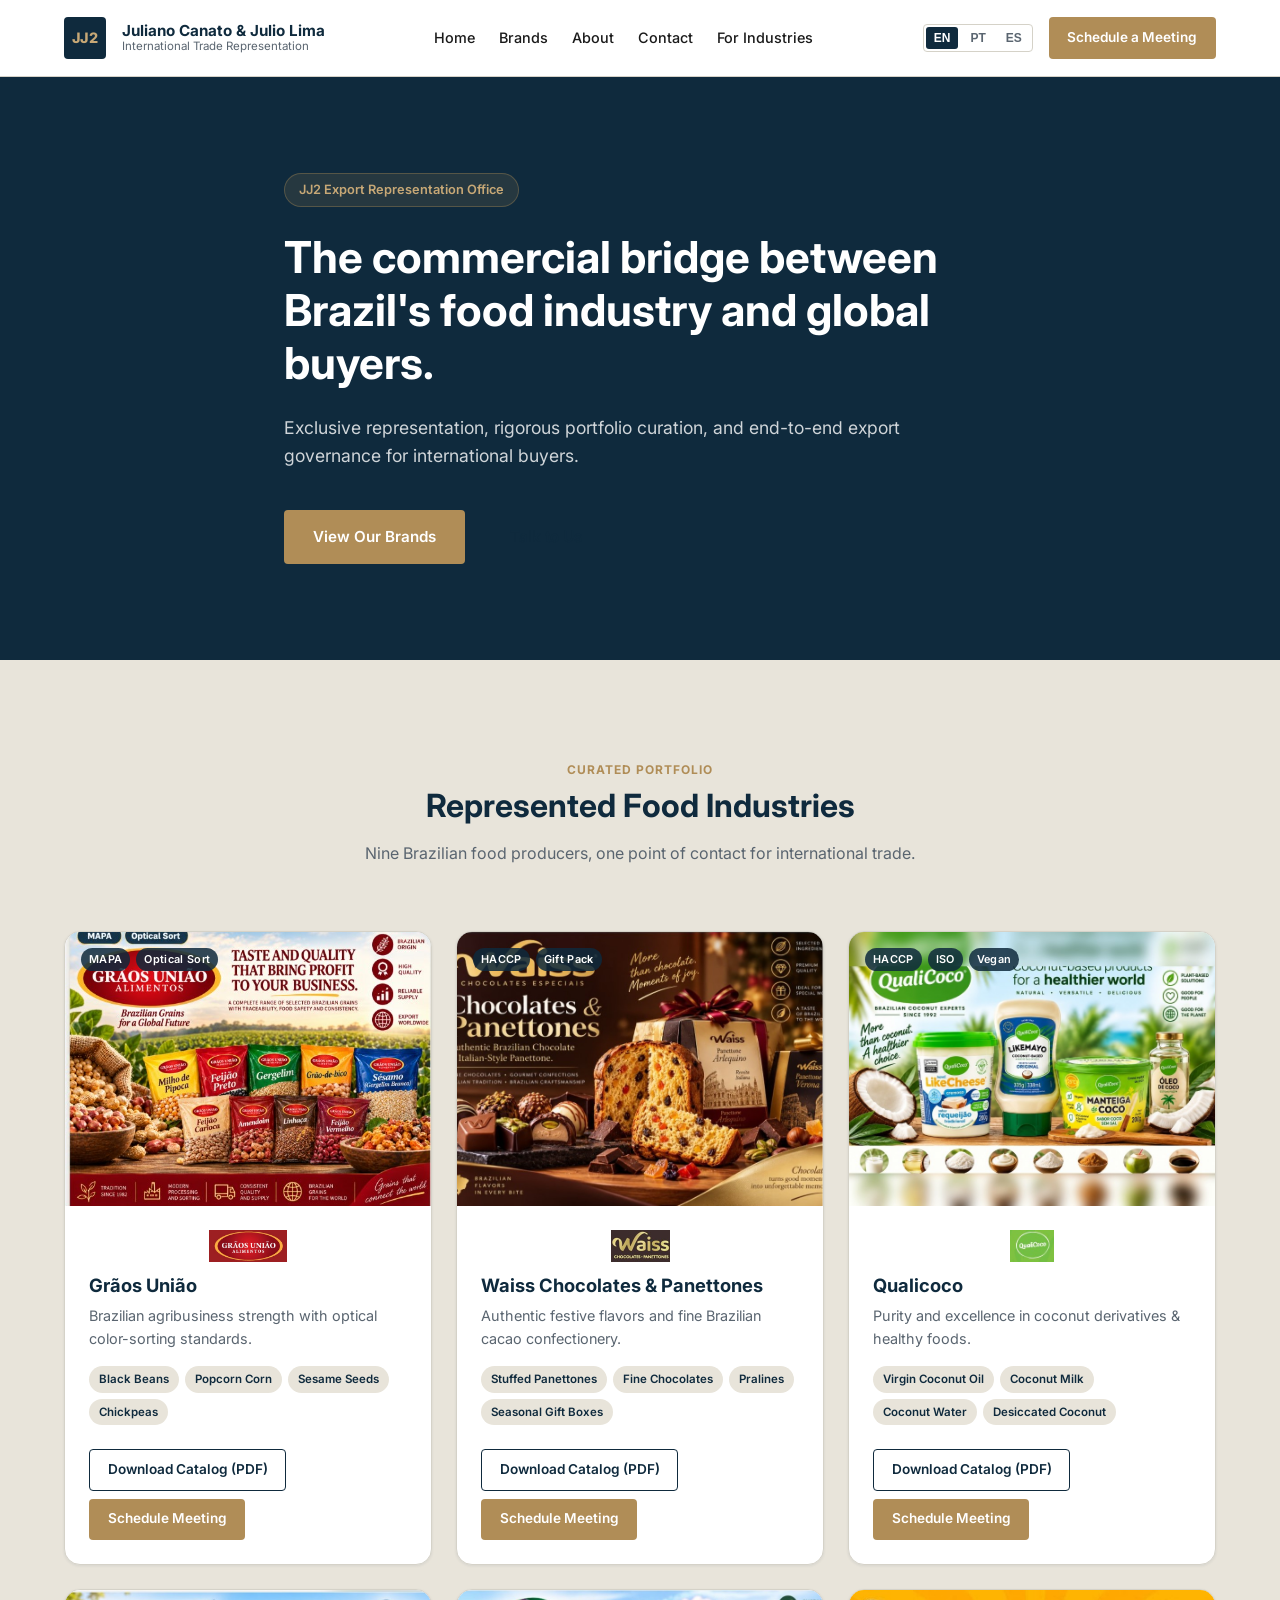
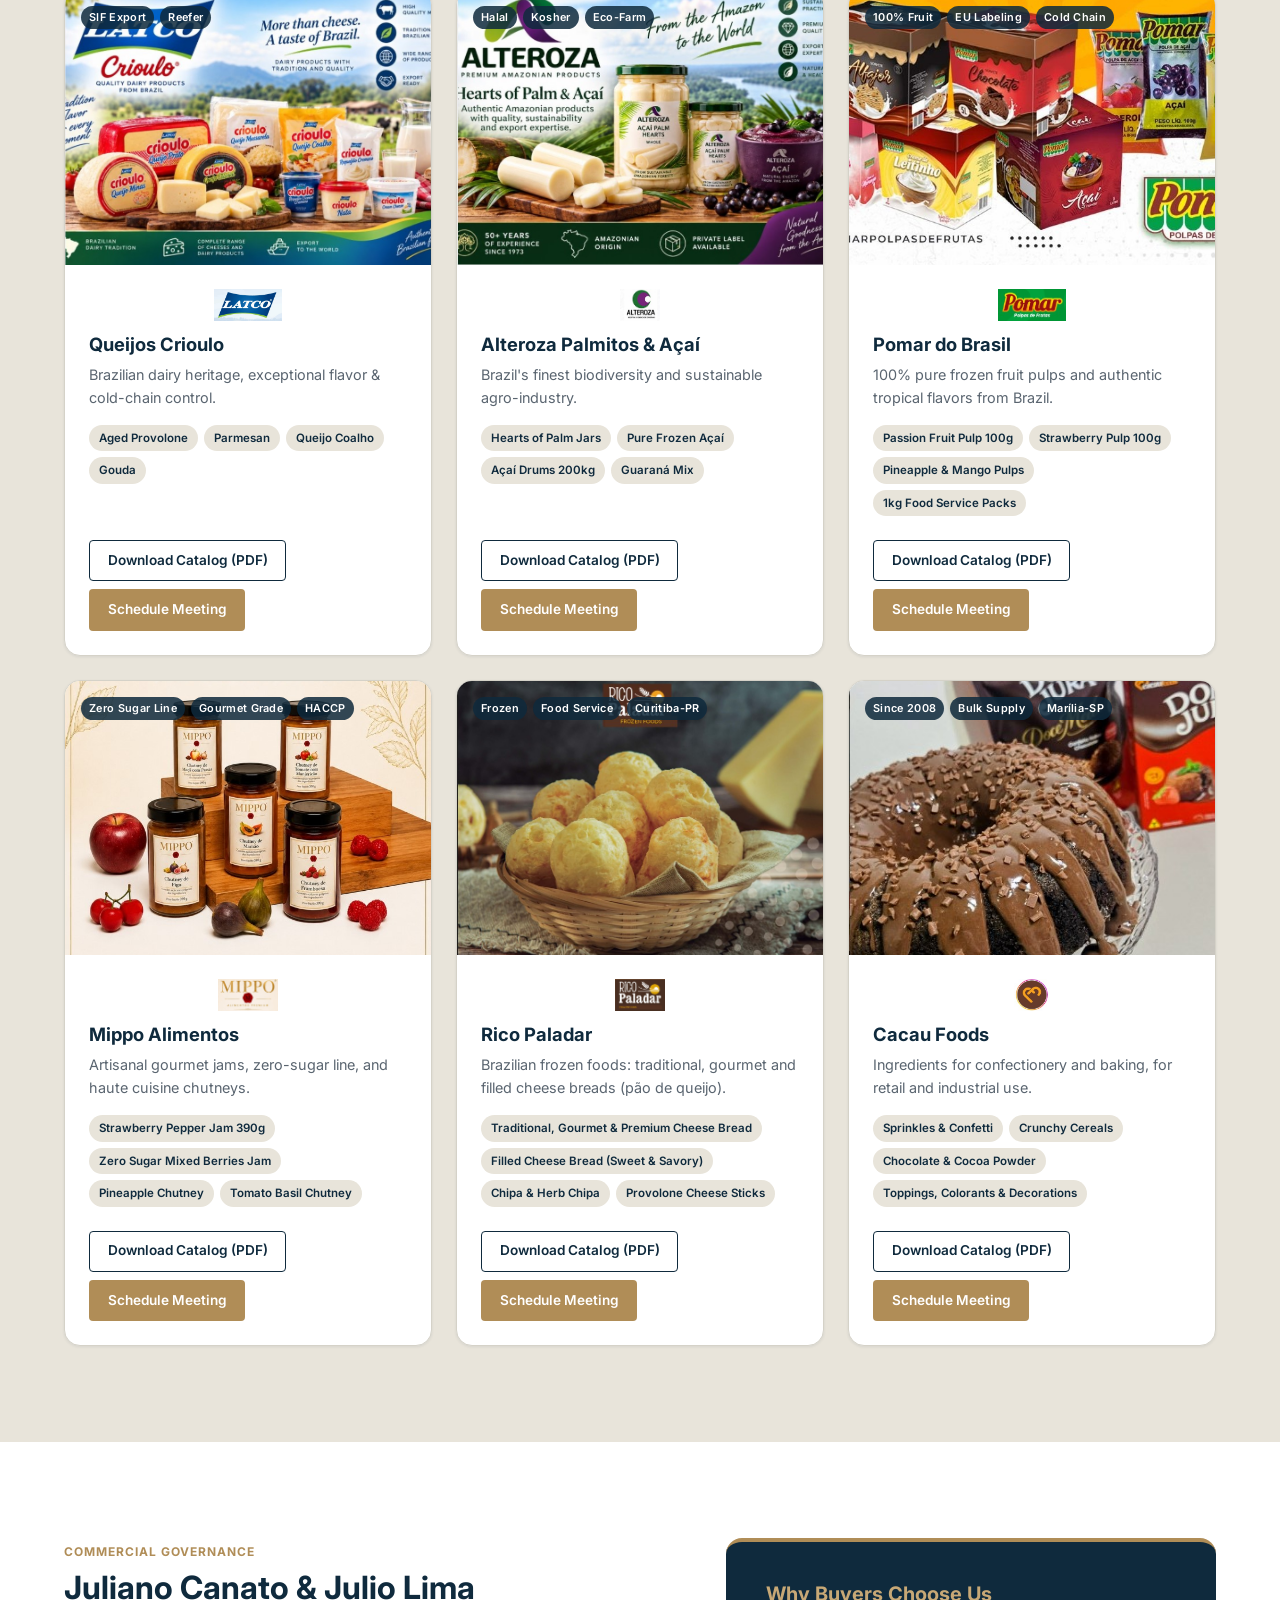
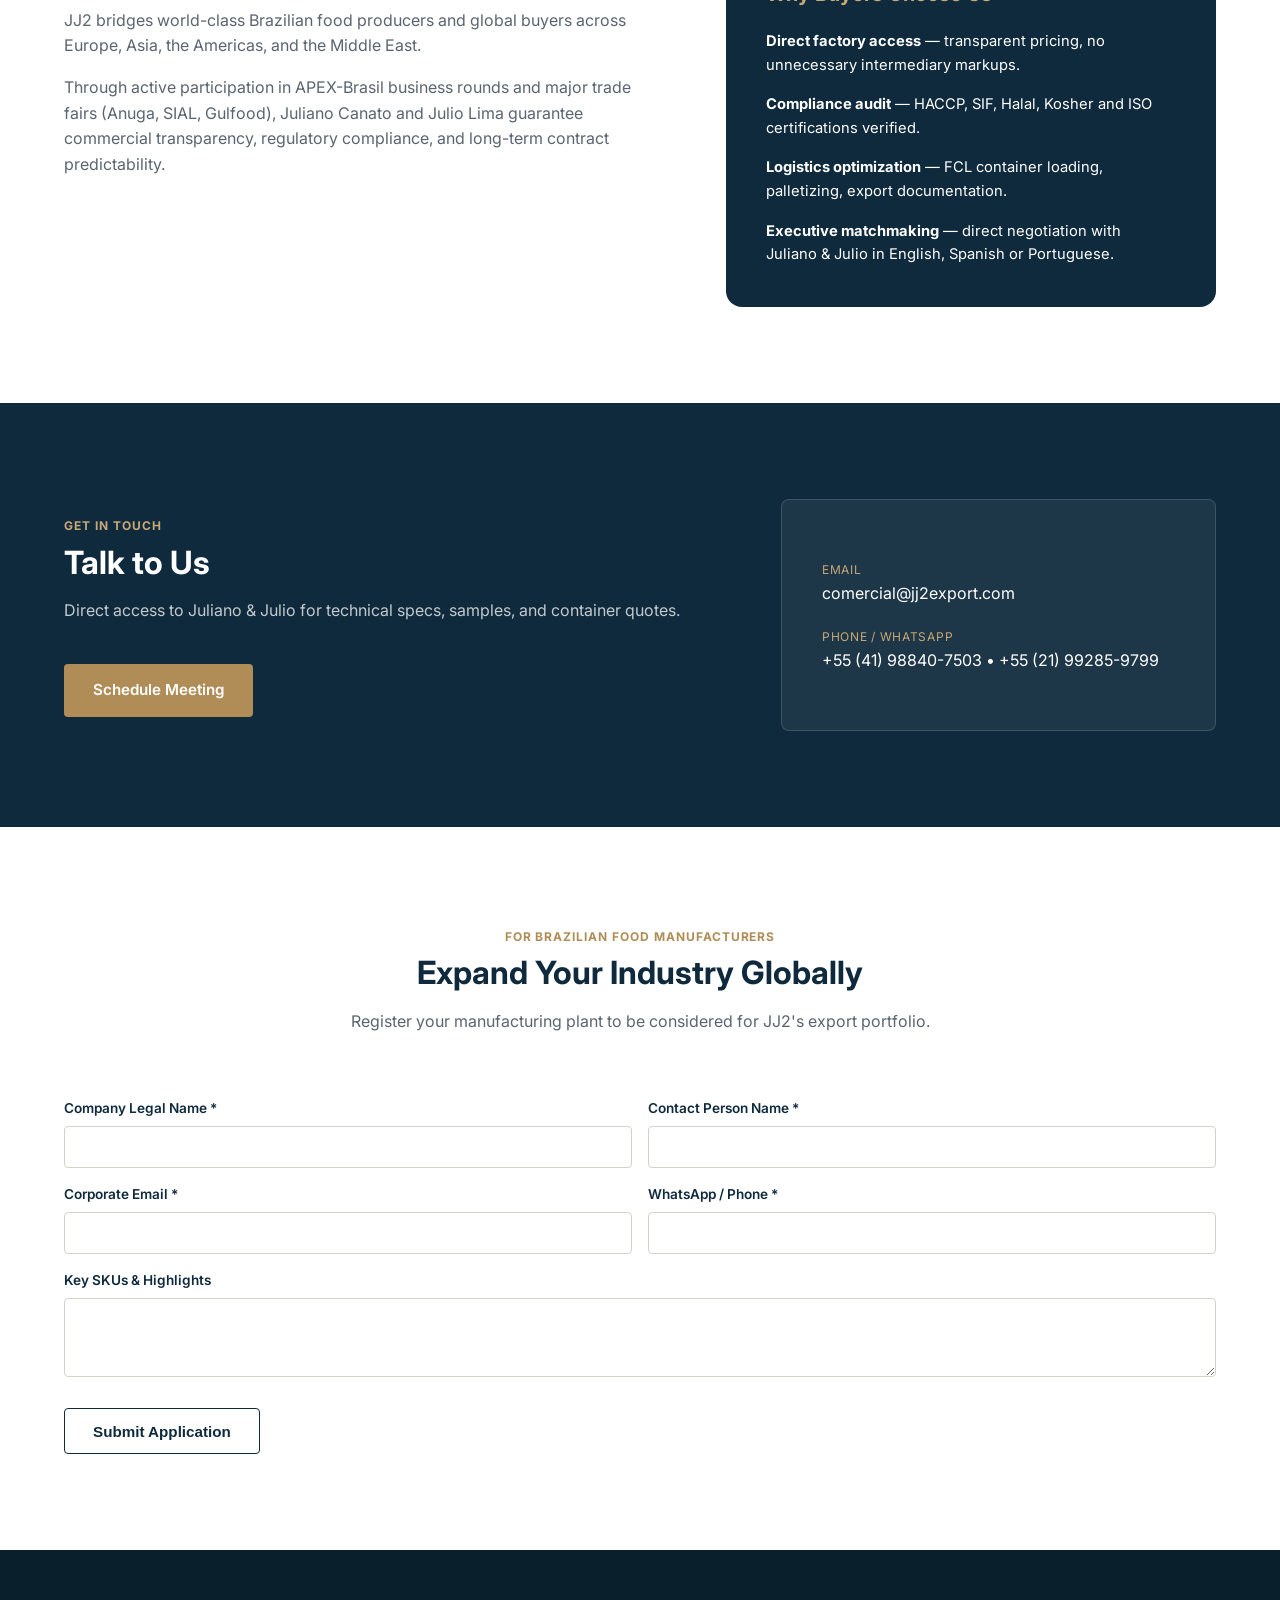
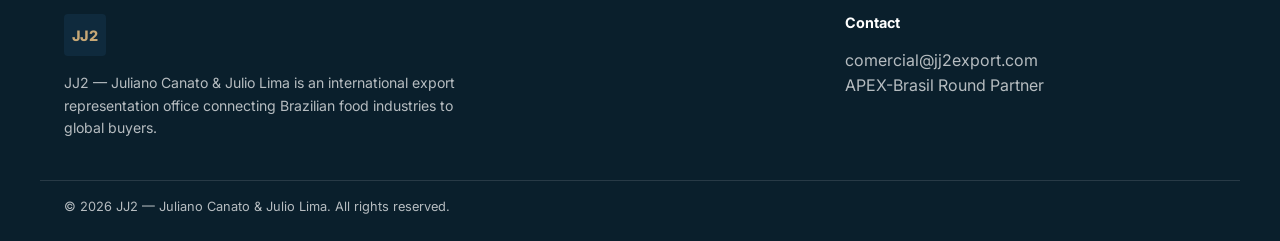
<file: index.html>
<!DOCTYPE html>
<html lang="en" data-default-lang="en">
<head>
  <meta charset="UTF-8">
  <meta name="viewport" content="width=device-width, initial-scale=1.0">
  <title>JJ2 — Juliano Canato & Julio Lima | Brazilian Food Export Representation</title>
  <meta name="description" content="International trade representation connecting Brazil's leading food industries — Qualicoco, Waiss, Queijos Crioulo, Grãos União, Alteroza, Pomar do Brasil, Mippo Alimentos, Rico Paladar and Cacau Foods — to global buyers. APEX-Brasil partner.">
  <meta name="keywords" content="JJ2, Brazilian food export, Qualicoco, Waiss, Queijos Crioulo, Grãos União, Alteroza, Pomar do Brasil, Mippo Alimentos, Rico Paladar, Cacau Foods, APEX Brasil, food representation">
  <link rel="canonical" href="https://jj2export.com.br/">

  <meta property="og:type" content="website">
  <meta property="og:title" content="JJ2 — Juliano Canato & Julio Lima | Brazilian Food Export Representation">
  <meta property="og:description" content="International trade representation for Brazil's leading food industries.">
  <meta property="og:image" content="https://jj2export.com.br/assets/images/og-cover.jpg">
  <meta property="og:url" content="https://jj2export.com.br/">
  <meta name="twitter:card" content="summary_large_image">

  <link rel="icon" href="data:image/svg+xml,<svg xmlns=%22http://www.w3.org/2000/svg%22 viewBox=%220 0 100 100%22><rect width=%22100%22 height=%22100%22 rx=%2216%22 fill=%22%230F2A3D%22/><text x=%2250%22 y=%2264%22 font-size=%2238%22 font-family=%22Arial%2C sans-serif%22 font-weight=%22700%22 fill=%22%23B08D57%22 text-anchor=%22middle%22>JJ2</text></svg>">

  <link rel="preconnect" href="https://fonts.googleapis.com">
  <link rel="preconnect" href="https://fonts.gstatic.com" crossorigin>
  <link href="https://fonts.googleapis.com/css2?family=Inter:wght@400;500;600;700;800&display=swap" rel="stylesheet">

  <link rel="stylesheet" href="css/variables.css">
  <link rel="stylesheet" href="css/base.css">
  <link rel="stylesheet" href="css/layout.css">
  <link rel="stylesheet" href="css/components.css">
  <link rel="stylesheet" href="css/responsive.css">
  <!-- Vercel Web Analytics -->
  <script defer src="https://cdn.vercel-insights.com/v1/script.js"></script>
</head>
<body>

  <header class="site-header" id="siteHeader">
    <div class="container header-inner">
      <a href="#home" class="logo">
        <span class="logo-mark">JJ2</span>
        <span class="logo-text">
          <span class="logo-title">Juliano Canato &amp; Julio Lima</span>
          <span class="logo-subtitle" data-i18n="logo_subtitle">International Trade Representation</span>
        </span>
      </a>

      <nav class="nav-menu" id="navMenu">
        <a href="#home" class="nav-link" data-i18n="nav_home">Home</a>
        <a href="#brands" class="nav-link" data-i18n="nav_brands">Brands</a>
        <a href="#about" class="nav-link" data-i18n="nav_about">About</a>
        <a href="#contact" class="nav-link" data-i18n="nav_contact">Contact</a>
        <a href="#suppliers" class="nav-link" data-i18n="nav_suppliers">For Industries</a>
      </nav>

      <div class="header-actions">
        <div class="lang-selector" id="langSelector">
          <button class="lang-btn active" data-lang="en">EN</button>
          <button class="lang-btn" data-lang="pt">PT</button>
          <button class="lang-btn" data-lang="es">ES</button>
        </div>
        <a href="https://calendar.app.google/WeJ4WMJRi7jdJzjG9" target="_blank" rel="noopener" class="btn btn-gold btn-sm" data-i18n="btn_schedule">Schedule a Meeting</a>
        <button class="mobile-menu-toggle" id="mobileMenuToggle" aria-label="Toggle navigation menu" aria-expanded="false">
          <span></span><span></span><span></span>
        </button>
      </div>
    </div>
  </header>

  <main>
    <section class="hero" id="home">
      <div class="container hero-inner">
        <span class="badge" data-i18n="hero_badge">JJ2 Export Representation Office</span>
        <h1 class="hero-title" data-i18n="hero_title">The commercial bridge between Brazil's food industry and global buyers.</h1>
        <p class="hero-subtitle" data-i18n="hero_subtitle">Exclusive representation, rigorous portfolio curation, and end-to-end export governance for international buyers.</p>
        <div class="hero-ctas">
          <a href="#brands" class="btn btn-gold" data-i18n="cta_brands">View Our Brands</a>
          <a href="#contact" class="btn btn-outline" data-i18n="cta_contact">Talk to Us</a>
        </div>
      </div>
    </section>

    <section class="brands-section" id="brands">
      <div class="container">
        <div class="section-header">
          <span class="label" data-i18n="section_brands_tag">Curated Portfolio</span>
          <h2 data-i18n="section_brands_title">Represented Food Industries</h2>
          <p data-i18n="section_brands_desc">Nine Brazilian food producers, one point of contact for international trade.</p>
        </div>
        <div class="brands-grid" id="brandsGrid">
          <!-- rendered by js/app.js from js/brands-data.js -->
        </div>
      </div>
    </section>

    <section class="about-section" id="about">
      <div class="container about-grid">
        <div class="about-text">
          <span class="label" data-i18n="about_tag">Commercial Governance</span>
          <h2 data-i18n="about_title">Juliano Canato &amp; Julio Lima</h2>
          <p data-i18n="about_p1">JJ2 bridges world-class Brazilian food producers and global buyers across Europe, Asia, the Americas, and the Middle East.</p>
          <p data-i18n="about_p2">Through active participation in APEX-Brasil business rounds and major trade fairs (Anuga, SIAL, Gulfood), Juliano Canato and Julio Lima guarantee commercial transparency, regulatory compliance, and long-term contract predictability.</p>
        </div>
        <div class="about-card">
          <h3 data-i18n="about_why_title">Why Buyers Choose Us</h3>
          <ul class="about-why-list">
            <li data-i18n="about_why1"><strong>Direct factory access</strong> — transparent pricing, no unnecessary intermediary markups.</li>
            <li data-i18n="about_why2"><strong>Compliance audit</strong> — HACCP, SIF, Halal, Kosher and ISO certifications verified.</li>
            <li data-i18n="about_why3"><strong>Logistics optimization</strong> — FCL container loading, palletizing, export documentation.</li>
            <li data-i18n="about_why4"><strong>Executive matchmaking</strong> — direct negotiation with Juliano &amp; Julio in English, Spanish or Portuguese.</li>
          </ul>
        </div>
      </div>
    </section>

    <section class="contact-section" id="contact">
      <div class="container contact-grid">
        <div>
          <span class="label label-on-dark" data-i18n="contact_tag">Get in Touch</span>
          <h2 class="on-dark" data-i18n="contact_title">Talk to Us</h2>
          <p class="on-dark-muted" data-i18n="contact_subtitle">Direct access to Juliano &amp; Julio for technical specs, samples, and container quotes.</p>
          <a href="https://calendar.app.google/WeJ4WMJRi7jdJzjG9" target="_blank" rel="noopener" class="btn btn-gold" id="scheduleMeetingBtn" data-i18n="btn_meeting">Schedule Meeting</a>
        </div>
        <div class="contact-card">
          <p><span class="contact-label" data-i18n="contact_email_label">Email</span><br>
             <a href="mailto:comercial@jj2export.com">comercial@jj2export.com</a></p>
           <p><span class="contact-label" data-i18n="contact_phone_label">Phone / WhatsApp</span><br>
              <span data-i18n="contact_pending"><a href="https://wa.me/5541988407503" target="_blank" rel="noopener">+55 (41) 98840-7503</a> &bull; <a href="https://wa.me/5521992859799" target="_blank" rel="noopener">+55 (21) 99285-9799</a></span></p>
        </div>
      </div>
    </section>

    <section class="suppliers-section" id="suppliers">
      <div class="container">
        <div class="section-header">
          <span class="label" data-i18n="suppliers_tag">For Brazilian Food Manufacturers</span>
          <h2 data-i18n="suppliers_title">Expand Your Industry Globally</h2>
          <p data-i18n="suppliers_subtitle">Register your manufacturing plant to be considered for JJ2's export portfolio.</p>
        </div>
        <form class="supplier-form" id="supplierForm">
          <div class="form-grid">
            <div class="form-group">
              <label for="indCompany" data-i18n="lbl_company">Company Legal Name *</label>
              <input type="text" id="indCompany" name="company" required>
            </div>
            <div class="form-group">
              <label for="indContact" data-i18n="lbl_contact">Contact Person Name *</label>
              <input type="text" id="indContact" name="contact" required>
            </div>
            <div class="form-group">
              <label for="indEmail" data-i18n="lbl_email">Corporate Email *</label>
              <input type="email" id="indEmail" name="email" required>
            </div>
            <div class="form-group">
              <label for="indPhone" data-i18n="lbl_phone">WhatsApp / Phone *</label>
              <input type="tel" id="indPhone" name="phone" required>
            </div>
            <div class="form-group full-width">
              <label for="indNotes" data-i18n="lbl_notes">Key SKUs &amp; Highlights</label>
              <textarea id="indNotes" name="notes" rows="3"></textarea>
            </div>
          </div>
          <button type="submit" class="btn btn-outline" data-i18n="btn_submit_industry">Submit Application</button>
        </form>
      </div>
    </section>
  </main>

  <footer class="site-footer">
    <div class="container footer-grid">
      <div>
        <span class="logo-mark">JJ2</span>
        <p class="footer-about" data-i18n="footer_about">JJ2 — Juliano Canato &amp; Julio Lima is an international export representation office connecting Brazilian food industries to global buyers.</p>
      </div>
      <div>
        <h4 data-i18n="footer_contact">Contact</h4>
        <p>comercial@jj2export.com</p>
        <p data-i18n="footer_apex">APEX-Brasil Round Partner</p>
      </div>
    </div>
    <div class="footer-bottom container">
      <p data-i18n="footer_copy">© 2026 JJ2 — Juliano Canato &amp; Julio Lima. All rights reserved.</p>
    </div>
  </footer>

  <script src="js/brands-data.js"></script>
  <script src="js/i18n.js"></script>
  <script src="js/app.js"></script>
</body>
</html>
</file>
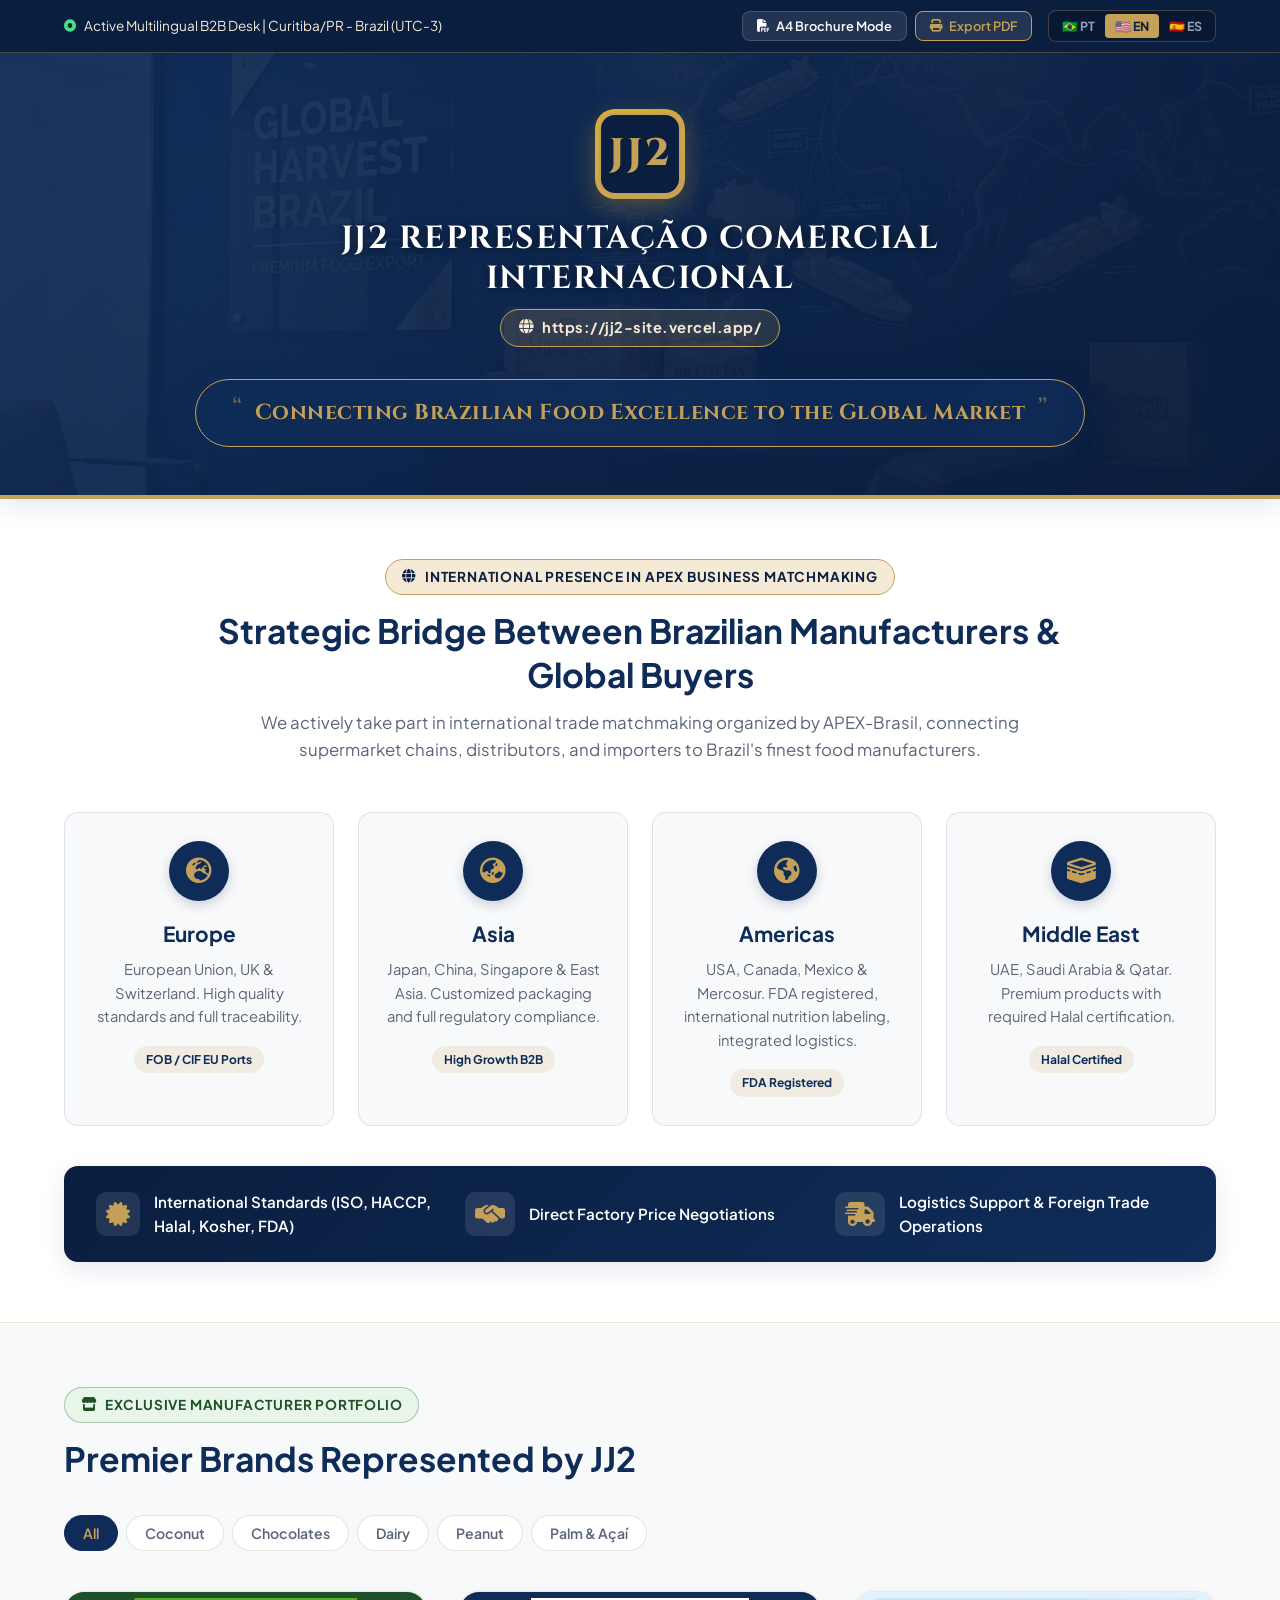
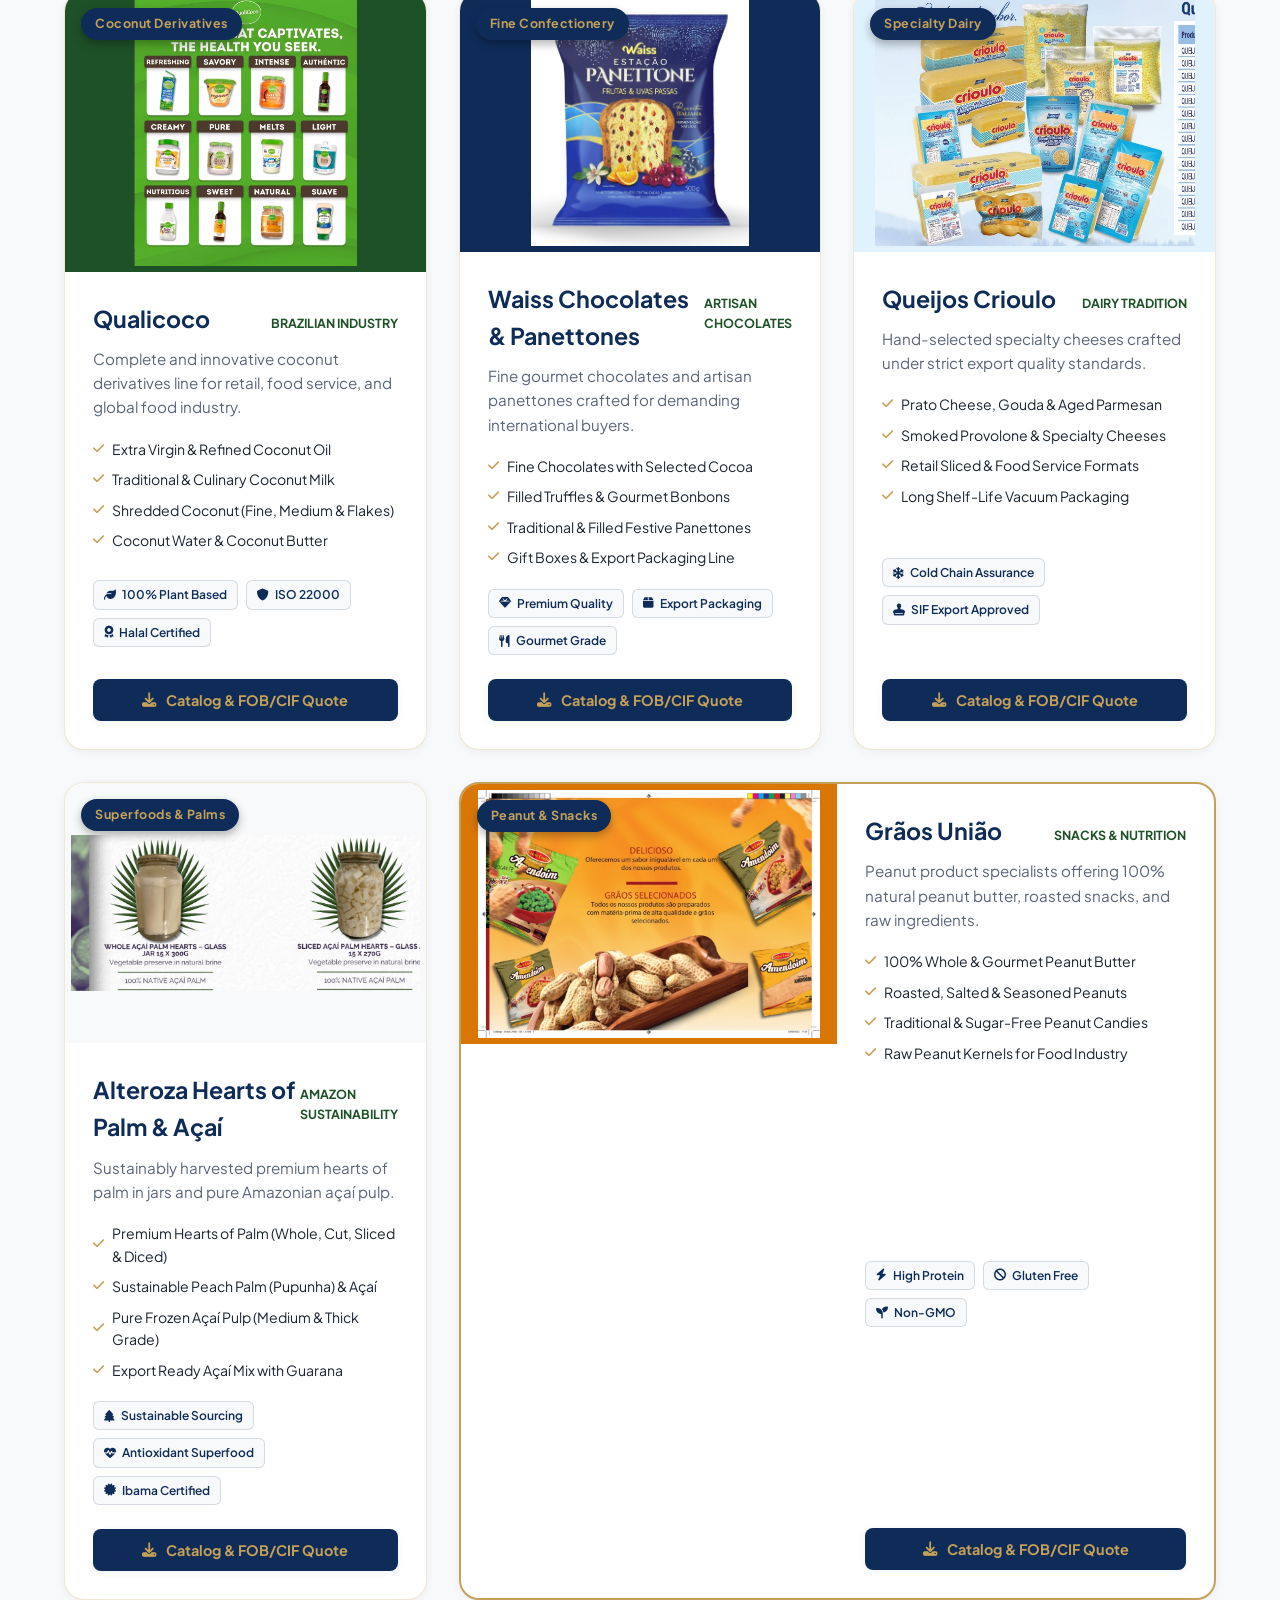
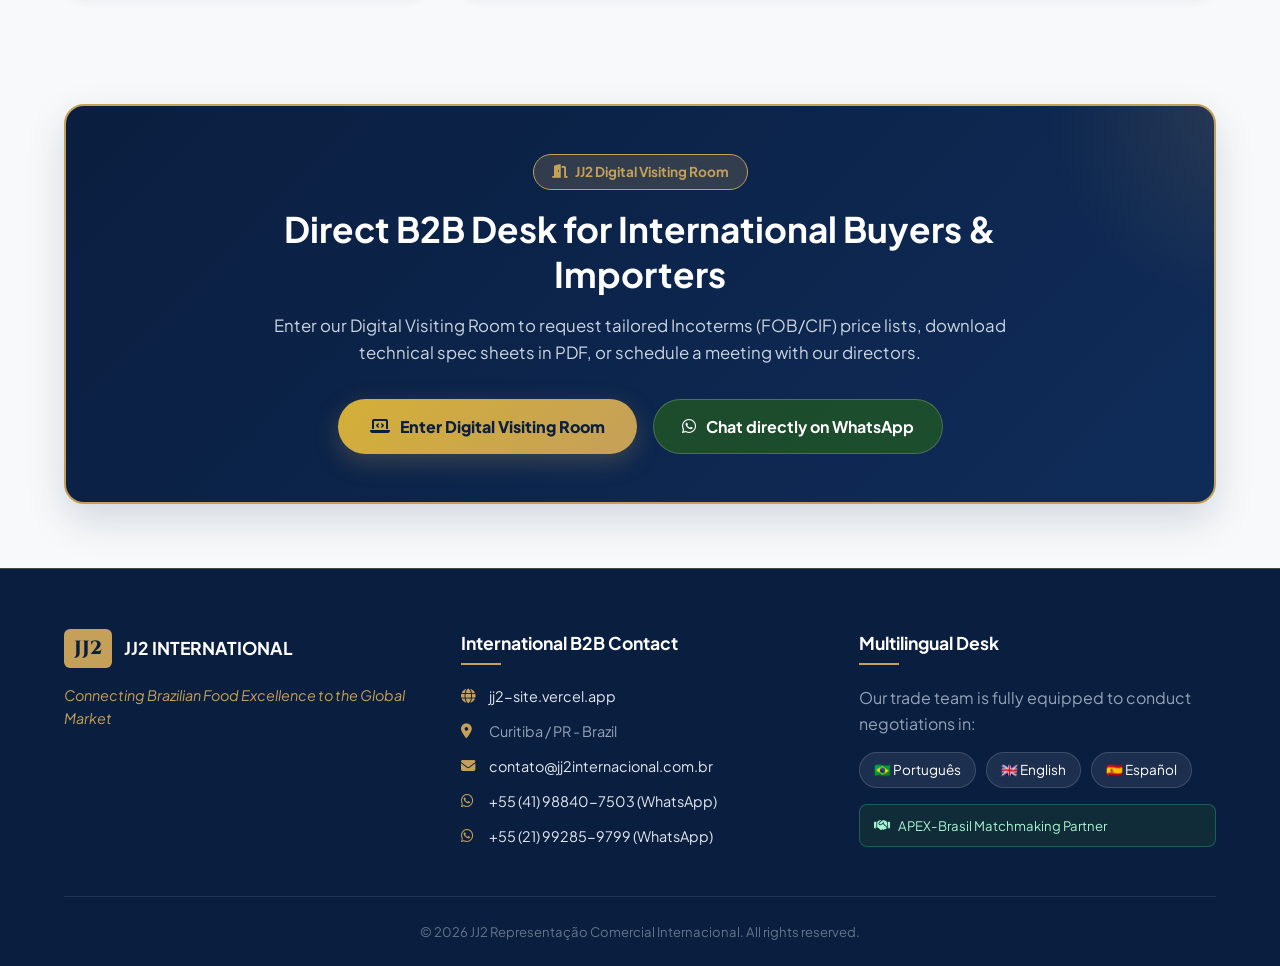
<file: index_en.html>
<!DOCTYPE html>
<html lang="en" data-theme="light">
<head>
    <meta charset="UTF-8">
    <meta name="viewport" content="width=device-width, initial-scale=1.0">
    <title>JJ2 International Trade Representation | Connecting Brazilian Food Excellence to the Global Market</title>
    <meta name="description" content="JJ2 International - B2B trade representation for Brazilian food exports at APEX business roundtables for Europe, Asia, Americas, and Middle East.">
    
    <!-- Google Fonts -->
    <link rel="preconnect" href="https://fonts.googleapis.com">
    <link rel="preconnect" href="https://fonts.gstatic.com" crossorigin>
    <link href="https://fonts.googleapis.com/css2?family=Cinzel:wght@600;700;800&family=Plus+Jakarta+Sans:wght@300;400;500;600;700;800&display=swap" rel="stylesheet">
    
    <!-- FontAwesome Icons -->
    <link rel="stylesheet" href="https://cdnjs.cloudflare.com/ajax/libs/font-awesome/6.5.1/css/all.min.css">
    
    <!-- Stylesheet -->
    <link rel="stylesheet" href="styles.css">
  <!-- Vercel Web Analytics -->
  <script defer src="https://cdn.vercel-insights.com/v1/script.js"></script>
</head>
<body>

    <!-- Top Utility / Control Bar -->
    <header class="top-bar no-print">
        <div class="container top-bar-content">
            <div class="b2b-status">
                <span class="status-indicator"><i class="fa-solid fa-circle-dot"></i></span>
                <span data-i18n="status_text">Active Multilingual B2B Desk | São Paulo - Brazil (UTC-3)</span>
            </div>
            
            <div class="top-controls">
                <div class="view-switch">
                    <button id="toggleA4Mode" class="btn-tool" title="Toggle A4 / Web View">
                        <i class="fa-solid fa-file-pdf"></i> <span data-i18n="mode_a4">A4 Brochure Mode</span>
                    </button>
                    <button onclick="window.print()" class="btn-tool btn-gold-outline" title="Print or Export to PDF">
                        <i class="fa-solid fa-print"></i> <span data-i18n="print_pdf">Export PDF</span>
                    </button>
                </div>
                
                <div class="lang-selector">
                    <button class="lang-btn" onclick="location.href='index_pt.html'">🇧🇷 PT</button>
                    <button class="lang-btn active" onclick="location.href='index_en.html'">🇺🇸 EN</button>
                    <button class="lang-btn" onclick="location.href='index_es.html'">🇪🇸 ES</button>
                </div>
            </div>
        </div>
    </header>

    <!-- Main Container / A4 Page Wrapper -->
    <div id="pageWrapper" class="page-wrapper">
        
        <!-- Header Branding & Slogan -->
        <header class="main-header">
            <div class="header-overlay"></div>
            <div class="container header-content">
                <div class="brand-block">
                    <div class="logo-shield">
                        <div class="shield-inner">
                            <span class="shield-text">JJ2</span>
                        </div>
                    </div>
                    <div class="brand-text">
                        <h1 class="company-name">JJ2 REPRESENTAÇÃO COMERCIAL INTERNACIONAL</h1>
                        <a href="https://jj2-site.vercel.app/" target="_blank" class="company-website-pill">
                            <i class="fa-solid fa-globe"></i> https://jj2-site.vercel.app/
                        </a>
                    </div>
                </div>
                
                <div class="slogan-badge">
                    <span class="slogan-quote">“</span>
                    <h2 class="slogan-text">Connecting Brazilian Food Excellence to the Global Market</h2>
                    <span class="slogan-quote">”</span>
                </div>
            </div>
        </header>

        <!-- Main Section: APEX Business Matchmaking & Global Presence -->
        <section class="apex-section">
            <div class="container">
                <div class="section-title-wrap">
                    <span class="badge-gold"><i class="fa-solid fa-globe"></i> International Presence in APEX Business Matchmaking</span>
                    <h2 class="section-title">Strategic Bridge Between Brazilian Manufacturers & Global Buyers</h2>
                    <p class="section-subtitle">We actively take part in international trade matchmaking organized by APEX-Brasil, connecting supermarket chains, distributors, and importers to Brazil's finest food manufacturers.</p>
                </div>

                <!-- Global Markets Grid -->
                <div class="markets-grid">
                    <div class="market-card">
                        <div class="market-icon"><i class="fa-solid fa-earth-europe"></i></div>
                        <h3 class="market-name">Europe</h3>
                        <p class="market-desc">European Union, UK & Switzerland. High quality standards and full traceability.</p>
                        <span class="market-tag">FOB / CIF EU Ports</span>
                    </div>

                    <div class="market-card">
                        <div class="market-icon"><i class="fa-solid fa-earth-asia"></i></div>
                        <h3 class="market-name">Asia</h3>
                        <p class="market-desc">Japan, China, Singapore & East Asia. Customized packaging and full regulatory compliance.</p>
                        <span class="market-tag">High Growth B2B</span>
                    </div>

                    <div class="market-card">
                        <div class="market-icon"><i class="fa-solid fa-earth-americas"></i></div>
                        <h3 class="market-name">Americas</h3>
                        <p class="market-desc">USA, Canada, Mexico & Mercosur. FDA registered, international nutrition labeling, integrated logistics.</p>
                        <span class="market-tag">FDA Registered</span>
                    </div>

                    <div class="market-card">
                        <div class="market-icon"><i class="fa-solid fa-kaaba"></i></div>
                        <h3 class="market-name">Middle East</h3>
                        <p class="market-desc">UAE, Saudi Arabia & Qatar. Premium products with required Halal certification.</p>
                        <span class="market-tag">Halal Certified</span>
                    </div>
                </div>

                <!-- Value Pillars -->
                <div class="pillars-row">
                    <div class="pillar">
                        <i class="fa-solid fa-certificate"></i>
                        <span>International Standards (ISO, HACCP, Halal, Kosher, FDA)</span>
                    </div>
                    <div class="pillar">
                        <i class="fa-solid fa-handshake-simple"></i>
                        <span>Direct Factory Price Negotiations</span>
                    </div>
                    <div class="pillar">
                        <i class="fa-solid fa-truck-fast"></i>
                        <span>Logistics Support & Foreign Trade Operations</span>
                    </div>
                </div>
            </div>
        </section>

        <!-- Brands Showcase (Vitrine de Marcas) -->
        <section class="brands-section">
            <div class="container">
                <div class="section-header-flex">
                    <div>
                        <span class="badge-green"><i class="fa-solid fa-store"></i> Exclusive Manufacturer Portfolio</span>
                        <h2 class="section-title text-navy">Premier Brands Represented by JJ2</h2>
                    </div>
                    <div class="brand-filters no-print">
                        <button class="filter-btn active" data-filter="all">All</button>
                        <button class="filter-btn" data-filter="coco">Coconut</button>
                        <button class="filter-btn" data-filter="doces">Chocolates</button>
                        <button class="filter-btn" data-filter="laticinios">Dairy</button>
                        <button class="filter-btn" data-filter="snacks">Peanut</button>
                        <button class="filter-btn" data-filter="superfoods">Palm & Açaí</button>
                    </div>
                </div>

                <!-- 5 Brand Showcase Cards -->
                <div class="brands-grid">
                    
                    <!-- Card 1: Qualicoco (English poster) -->
                    <article class="brand-card" data-category="coco">
                        <div class="card-media">
                            <img id="qualicocoImg" src="assets/qualicoco_en.jpg" alt="Qualicoco - Coconut Products" loading="lazy">
                            <span class="card-category-badge">Coconut Derivatives</span>
                        </div>
                        <div class="card-body">
                            <div class="brand-header">
                                <h3 class="brand-title">Qualicoco</h3>
                                <span class="brand-origin">Brazilian Industry</span>
                            </div>
                            <p class="brand-tagline">Complete and innovative coconut derivatives line for retail, food service, and global food industry.</p>
                            
                            <ul class="product-highlights">
                                <li><i class="fa-solid fa-check"></i> Extra Virgin & Refined Coconut Oil</li>
                                <li><i class="fa-solid fa-check"></i> Traditional & Culinary Coconut Milk</li>
                                <li><i class="fa-solid fa-check"></i> Shredded Coconut (Fine, Medium & Flakes)</li>
                                <li><i class="fa-solid fa-check"></i> Coconut Water & Coconut Butter</li>
                            </ul>

                            <div class="certifications-pills">
                                <span><i class="fa-solid fa-leaf"></i> 100% Plant Based</span>
                                <span><i class="fa-solid fa-shield"></i> ISO 22000</span>
                                <span><i class="fa-solid fa-award"></i> Halal Certified</span>
                            </div>

                            <div class="card-action">
                                <button class="btn-card-action" onclick="openVisitingRoom('Qualicoco')">
                                    <i class="fa-solid fa-download"></i> <span>Catalog & FOB/CIF Quote</span>
                                </button>
                            </div>
                        </div>
                    </article>

                    <!-- Card 2: Waiss Chocolates -->
                    <article class="brand-card" data-category="doces">
                        <div class="card-media">
                            <img src="assets/waiss.jpg" alt="Waiss Chocolates" loading="lazy">
                            <span class="card-category-badge">Fine Confectionery</span>
                        </div>
                        <div class="card-body">
                            <div class="brand-header">
                                <h3 class="brand-title">Waiss Chocolates & Panettones</h3>
                                <span class="brand-origin">Artisan Chocolates</span>
                            </div>
                            <p class="brand-tagline">Fine gourmet chocolates and artisan panettones crafted for demanding international buyers.</p>
                            
                            <ul class="product-highlights">
                                <li><i class="fa-solid fa-check"></i> Fine Chocolates with Selected Cocoa</li>
                                <li><i class="fa-solid fa-check"></i> Filled Truffles & Gourmet Bonbons</li>
                                <li><i class="fa-solid fa-check"></i> Traditional & Filled Festive Panettones</li>
                                <li><i class="fa-solid fa-check"></i> Gift Boxes & Export Packaging Line</li>
                            </ul>

                            <div class="certifications-pills">
                                <span><i class="fa-solid fa-gem"></i> Premium Quality</span>
                                <span><i class="fa-solid fa-box"></i> Export Packaging</span>
                                <span><i class="fa-solid fa-utensils"></i> Gourmet Grade</span>
                            </div>

                            <div class="card-action">
                                <button class="btn-card-action" onclick="openVisitingRoom('Waiss Chocolates')">
                                    <i class="fa-solid fa-download"></i> <span>Catalog & FOB/CIF Quote</span>
                                </button>
                            </div>
                        </div>
                    </article>

                    <!-- Card 3: Queijos Crioulo -->
                    <article class="brand-card" data-category="laticinios">
                        <div class="card-media">
                            <img src="assets/crioulo.jpg" alt="Queijos Crioulo" loading="lazy">
                            <span class="card-category-badge">Specialty Dairy</span>
                        </div>
                        <div class="card-body">
                            <div class="brand-header">
                                <h3 class="brand-title">Queijos Crioulo</h3>
                                <span class="brand-origin">Dairy Tradition</span>
                            </div>
                            <p class="brand-tagline">Hand-selected specialty cheeses crafted under strict export quality standards.</p>
                            
                            <ul class="product-highlights">
                                <li><i class="fa-solid fa-check"></i> Prato Cheese, Gouda & Aged Parmesan</li>
                                <li><i class="fa-solid fa-check"></i> Smoked Provolone & Specialty Cheeses</li>
                                <li><i class="fa-solid fa-check"></i> Retail Sliced & Food Service Formats</li>
                                <li><i class="fa-solid fa-check"></i> Long Shelf-Life Vacuum Packaging</li>
                            </ul>

                            <div class="certifications-pills">
                                <span><i class="fa-solid fa-snowflake"></i> Cold Chain Assurance</span>
                                <span><i class="fa-solid fa-stamp"></i> SIF Export Approved</span>
                            </div>

                            <div class="card-action">
                                <button class="btn-card-action" onclick="openVisitingRoom('Queijos Crioulo')">
                                    <i class="fa-solid fa-download"></i> <span>Catalog & FOB/CIF Quote</span>
                                </button>
                            </div>
                        </div>
                    </article>

                    <!-- Card 4: Alteroza -->
                    <article class="brand-card" data-category="superfoods">
                        <div class="card-media">
                            <img src="assets/alteroza.jpg" alt="Alteroza" loading="lazy">
                            <span class="card-category-badge">Superfoods & Palms</span>
                        </div>
                        <div class="card-body">
                            <div class="brand-header">
                                <h3 class="brand-title">Alteroza Hearts of Palm & Açaí</h3>
                                <span class="brand-origin">Amazon Sustainability</span>
                            </div>
                            <p class="brand-tagline">Sustainably harvested premium hearts of palm in jars and pure Amazonian açaí pulp.</p>
                            
                            <ul class="product-highlights">
                                <li><i class="fa-solid fa-check"></i> Premium Hearts of Palm (Whole, Cut, Sliced & Diced)</li>
                                <li><i class="fa-solid fa-check"></i> Sustainable Peach Palm (Pupunha) & Açaí</li>
                                <li><i class="fa-solid fa-check"></i> Pure Frozen Açaí Pulp (Medium & Thick Grade)</li>
                                <li><i class="fa-solid fa-check"></i> Export Ready Açaí Mix with Guarana</li>
                            </ul>

                            <div class="certifications-pills">
                                <span><i class="fa-solid fa-tree"></i> Sustainable Sourcing</span>
                                <span><i class="fa-solid fa-heart-pulse"></i> Antioxidant Superfood</span>
                                <span><i class="fa-solid fa-certificate"></i> Ibama Certified</span>
                            </div>

                            <div class="card-action">
                                <button class="btn-card-action" onclick="openVisitingRoom('Alteroza')">
                                    <i class="fa-solid fa-download"></i> <span>Catalog & FOB/CIF Quote</span>
                                </button>
                            </div>
                        </div>
                    </article>

                    <!-- Card 5: Grãos União -->
                    <article class="brand-card card-featured" data-category="snacks">
                        <div class="card-media">
                            <img src="assets/graos_uniao.jpg" alt="Grãos União" loading="lazy">
                            <span class="card-category-badge">Peanut & Snacks</span>
                        </div>
                        <div class="card-body">
                            <div class="brand-header">
                                <h3 class="brand-title">Grãos União</h3>
                                <span class="brand-origin">Snacks & Nutrition</span>
                            </div>
                            <p class="brand-tagline">Peanut product specialists offering 100% natural peanut butter, roasted snacks, and raw ingredients.</p>
                            
                            <ul class="product-highlights">
                                <li><i class="fa-solid fa-check"></i> 100% Whole & Gourmet Peanut Butter</li>
                                <li><i class="fa-solid fa-check"></i> Roasted, Salted & Seasoned Peanuts</li>
                                <li><i class="fa-solid fa-check"></i> Traditional & Sugar-Free Peanut Candies</li>
                                <li><i class="fa-solid fa-check"></i> Raw Peanut Kernels for Food Industry</li>
                            </ul>

                            <div class="certifications-pills">
                                <span><i class="fa-solid fa-bolt"></i> High Protein</span>
                                <span><i class="fa-solid fa-ban"></i> Gluten Free</span>
                                <span><i class="fa-solid fa-seedling"></i> Non-GMO</span>
                            </div>

                            <div class="card-action">
                                <button class="btn-card-action" onclick="openVisitingRoom('Grãos União')">
                                    <i class="fa-solid fa-download"></i> <span>Catalog & FOB/CIF Quote</span>
                                </button>
                            </div>
                        </div>
                    </article>

                </div>
            </div>
        </section>

        <!-- Call to Action (CTA): Digital Visiting Room -->
        <section class="cta-section">
            <div class="container">
                <div class="cta-box">
                    <div class="cta-content">
                        <span class="cta-badge"><i class="fa-solid fa-door-open"></i> JJ2 Digital Visiting Room</span>
                        <h2 class="cta-title">Direct B2B Desk for International Buyers & Importers</h2>
                        <p class="cta-desc">Enter our Digital Visiting Room to request tailored Incoterms (FOB/CIF) price lists, download technical spec sheets in PDF, or schedule a meeting with our directors.</p>
                        
                        <div class="cta-actions">
                            <button class="btn-cta-primary" onclick="openVisitingRoom()">
                                <i class="fa-solid fa-laptop-code"></i> <span>Enter Digital Visiting Room</span>
                            </button>
                            <button class="btn-cta-secondary" onclick="openWhatsapp()">
                                <i class="fa-brands fa-whatsapp"></i> <span>Chat directly on WhatsApp</span>
                            </button>
                        </div>
                    </div>
                </div>
            </div>
        </section>

        <!-- Footer -->
        <footer class="main-footer">
            <div class="container">
                <div class="footer-grid">
                    <div class="footer-col brand-info">
                        <div class="footer-logo">
                            <span class="footer-logo-badge">JJ2</span>
                            <span class="footer-logo-title">JJ2 INTERNATIONAL</span>
                        </div>
                        <p class="footer-slogan">Connecting Brazilian Food Excellence to the Global Market</p>
                    </div>

                    <div class="footer-col contact-info">
                        <h4 class="footer-heading">International B2B Contact</h4>
                        <ul class="contact-list">
                            <li><i class="fa-solid fa-globe"></i> <a href="https://jj2-site.vercel.app/" target="_blank">jj2-site.vercel.app</a></li>
                            <li><i class="fa-solid fa-location-dot"></i> Curitiba / PR - Brazil</li>
                            <li><i class="fa-solid fa-envelope"></i> <a href="mailto:contato@jj2internacional.com.br">contato@jj2internacional.com.br</a></li>
                            <li><i class="fa-brands fa-whatsapp"></i> <a href="https://wa.me/5541988407503" target="_blank">+55 (41) 98840-7503 (WhatsApp)</a></li>
                            <li><i class="fa-brands fa-whatsapp"></i> <a href="https://wa.me/5521992859799" target="_blank">+55 (21) 99285-9799 (WhatsApp)</a></li>
                        </ul>
                    </div>

                    <div class="footer-col lang-info">
                        <h4 class="footer-heading">Multilingual Desk</h4>
                        <p>Our trade team is fully equipped to conduct negotiations in:</p>
                        <div class="lang-pills">
                            <span class="pill-lang">🇧🇷 Português</span>
                            <span class="pill-lang">🇬🇧 English</span>
                            <span class="pill-lang">🇪🇸 Español</span>
                        </div>
                        <div class="apex-partner-tag">
                            <i class="fa-solid fa-handshake"></i> APEX-Brasil Matchmaking Partner
                        </div>
                    </div>
                </div>

                <div class="footer-bottom">
                    <p>&copy; 2026 JJ2 Representação Comercial Internacional. All rights reserved.</p>
                </div>
            </div>
        </footer>

    </div>

    <!-- Modal -->
    <div id="visitingRoomModal" class="modal-backdrop">
        <div class="modal-card">
            <button class="modal-close" onclick="closeVisitingRoom()">&times;</button>
            
            <div class="modal-header">
                <div class="modal-icon"><i class="fa-solid fa-building-user"></i></div>
                <div>
                    <h3 class="modal-title">Digital Visiting Room - JJ2 International</h3>
                    <p class="modal-subtitle">FOB/CIF Price List & Technical Catalog Request</p>
                </div>
            </div>

            <div class="modal-body">
                <div class="modal-tabs">
                    <button class="tab-btn active" onclick="switchModalTab('quote')">Request Quote / Price List</button>
                    <button class="tab-btn" onclick="switchModalTab('catalogs')">Download Catalogs</button>
                </div>

                <div id="tabQuote" class="tab-content active">
                    <form id="b2bQuoteForm" onsubmit="handleFormSubmit(event)">
                        <div class="form-grid">
                            <div class="form-group">
                                <label for="companyName">Company / Importer Name *</label>
                                <input type="text" id="companyName" required placeholder="e.g. Global Food Distributors Inc.">
                            </div>
                            <div class="form-group">
                                <label for="contactName">Buyer Name *</label>
                                <input type="text" id="contactName" required placeholder="Full Name">
                            </div>
                            <div class="form-group">
                                <label for="contactEmail">Corporate Email *</label>
                                <input type="email" id="contactEmail" required placeholder="purchasing@company.com">
                            </div>
                            <div class="form-group">
                                <label for="targetCountry">Destination Country / Port *</label>
                                <input type="text" id="targetCountry" required placeholder="e.g. Hamburg (Germany) / Miami (USA)">
                            </div>
                        </div>

                        <div class="form-group">
                            <label>Brands of Interest *</label>
                            <div class="checkbox-group">
                                <label><input type="checkbox" name="brand_interest" value="Qualicoco"> Qualicoco (Coconut)</label>
                                <label><input type="checkbox" name="brand_interest" value="Waiss"> Waiss (Chocolates)</label>
                                <label><input type="checkbox" name="brand_interest" value="Crioulo"> Queijos Crioulo (Dairy)</label>
                                <label><input type="checkbox" name="brand_interest" value="GraosUniao"> Grãos União (Peanut)</label>
                                <label><input type="checkbox" name="brand_interest" value="Alteroza"> Alteroza (Palm & Açaí)</label>
                                <label><input type="checkbox" name="brand_interest" value="Pomar"> Pomar do Brasil (Fruit Pulps)</label>
                                <label><input type="checkbox" name="brand_interest" value="Mippo"> Mippo Alimentos (Jams & Chutneys)</label>
                                <label><input type="checkbox" name="brand_interest" value="RicoPaladar"> Rico Paladar (Frozen Foods)</label>
                                <label><input type="checkbox" name="brand_interest" value="CacauFoods"> Cacau Foods (Confectionery)</label>
                            </div>
                        </div>

                        <div class="form-group">
                            <label for="incoterm">Preferred Incoterm</label>
                            <select id="incoterm">
                                <option value="FOB">FOB (Free On Board - Santos Port / Brazil)</option>
                                <option value="CIF">CIF (Cost, Insurance & Freight - Destination Port)</option>
                                <option value="EXW">EXW (Ex Works - Factory)</option>
                            </select>
                        </div>

                        <button type="submit" class="btn-submit">
                            <i class="fa-solid fa-paper-plane"></i> <span>Send inquiry to the JJ2 team</span>
                        </button>
                    </form>
                </div>

                <div id="tabCatalogs" class="tab-content">
                    <p class="tab-intro">Click below to download full product spec catalogs and packaging options:</p>
                    <div class="catalogs-list">
                        <div class="catalog-item">
                            <div class="catalog-info">
                                <i class="fa-solid fa-file-pdf catalog-icon"></i>
                                <div>
                                    <strong>Pomar do Brasil â€” Fruit Pulps Catalog 2026</strong>
                                    <small>100% Pure Pulps &amp; EU Labeling (PDF - 7.4 MB)</small>
                                </div>
                            </div>
                            <a href="assets/catalogs/pomar-do-brasil.pdf" target="_blank" class="btn-download" style="text-decoration:none; display:inline-flex; align-items:center; gap:6px;"><i class="fa-solid fa-download"></i> Download</a>
                        </div>
                        <div class="catalog-item">
                            <div class="catalog-info">
                                <i class="fa-solid fa-file-pdf catalog-icon"></i>
                                <div>
                                    <strong>Mippo Alimentos — Gourmet Jams Catalog 2026</strong>
                                    <small>390g Glass Jars &amp; Zero Sugar Line (PDF - 5.8 MB)</small>
                                </div>
                            </div>
                            <a href="assets/catalogs/mippo.pdf" target="_blank" class="btn-download" style="text-decoration:none; display:inline-flex; align-items:center; gap:6px;"><i class="fa-solid fa-download"></i> Download</a>
                        </div>
                        <div class="catalog-item">
                            <div class="catalog-info">
                                <i class="fa-solid fa-file-pdf catalog-icon"></i>
                                <div>
                                    <strong>Rico Paladar — Frozen Foods Catalog 2026</strong>
                                    <small>Cheese Breads (Pão de Queijo) &amp; Chipas (PDF)</small>
                                </div>
                            </div>
                            <a href="assets/catalogs/rico-paladar.pdf" target="_blank" class="btn-download" style="text-decoration:none; display:inline-flex; align-items:center; gap:6px;"><i class="fa-solid fa-download"></i> Download</a>
                        </div>
                        <div class="catalog-item">
                            <div class="catalog-info">
                                <i class="fa-solid fa-file-pdf catalog-icon"></i>
                                <div>
                                    <strong>Cacau Foods — Confectionery &amp; Baking Catalog 2026</strong>
                                    <small>Ingredients for Confectionery, Baking &amp; Parties (PDF)</small>
                                </div>
                            </div>
                            <a href="assets/catalogs/cacau-foods.pdf" target="_blank" class="btn-download" style="text-decoration:none; display:inline-flex; align-items:center; gap:6px;"><i class="fa-solid fa-download"></i> Download</a>
                        </div>
                        <div class="catalog-item">
                            <div class="catalog-info">
                                <i class="fa-solid fa-file-pdf catalog-icon"></i>
                                <div>
                                    <strong>JJ2 Export General Catalog 2026</strong>
                                    <small>Complete 5 manufacturers portfolio (PDF - 4.2 MB)</small>
                                </div>
                            </div>
                            <button class="btn-download" onclick="downloadFile('JJ2_General_Catalog_2026_EN.pdf')"><i class="fa-solid fa-download"></i> Download</button>
                        </div>
                    </div>
                </div>

            </div>
        </div>
    </div>

    <div id="toast" class="toast">
        <i class="fa-solid fa-circle-check"></i> <span id="toastMsg">Inquiry sent successfully!</span>
    </div>

    <script src="script.js"></script>
    <script>
        document.addEventListener('DOMContentLoaded', () => setLanguage('en'));
    </script>
</body>
</html>
</file>
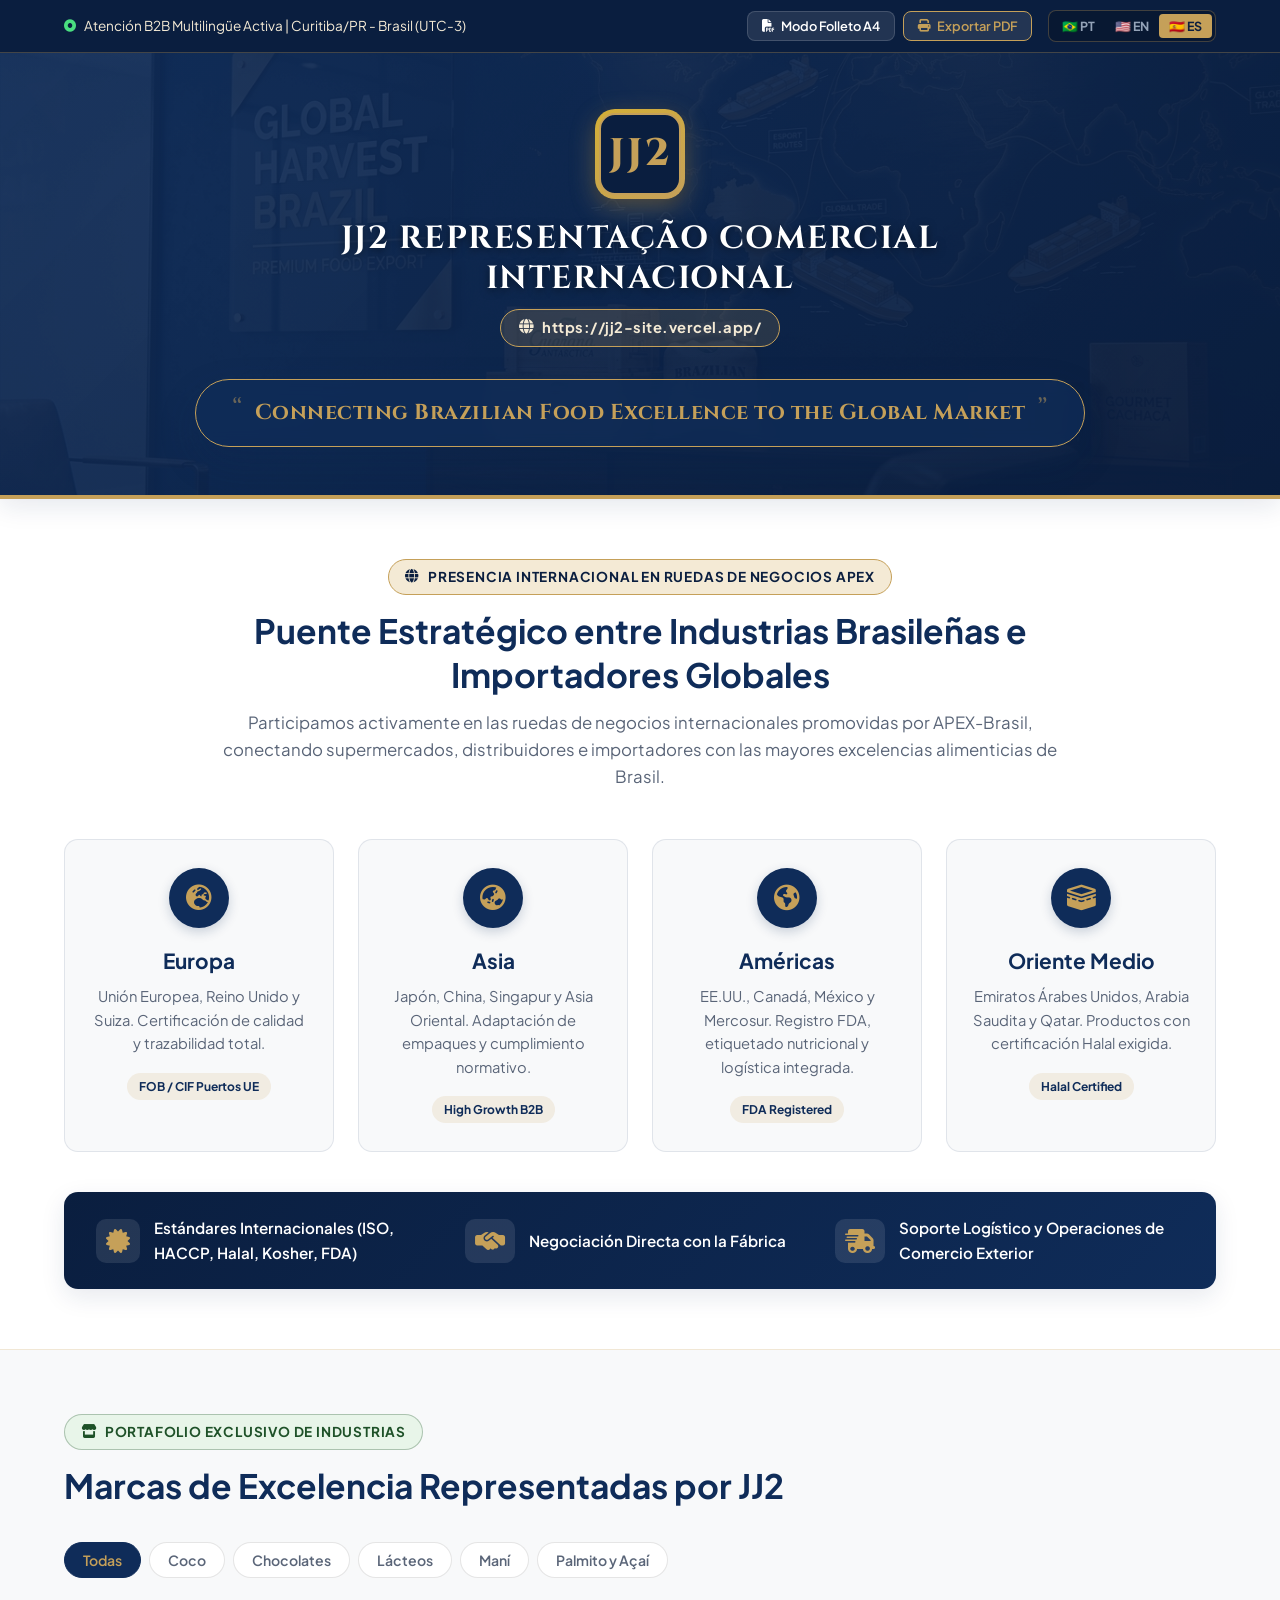
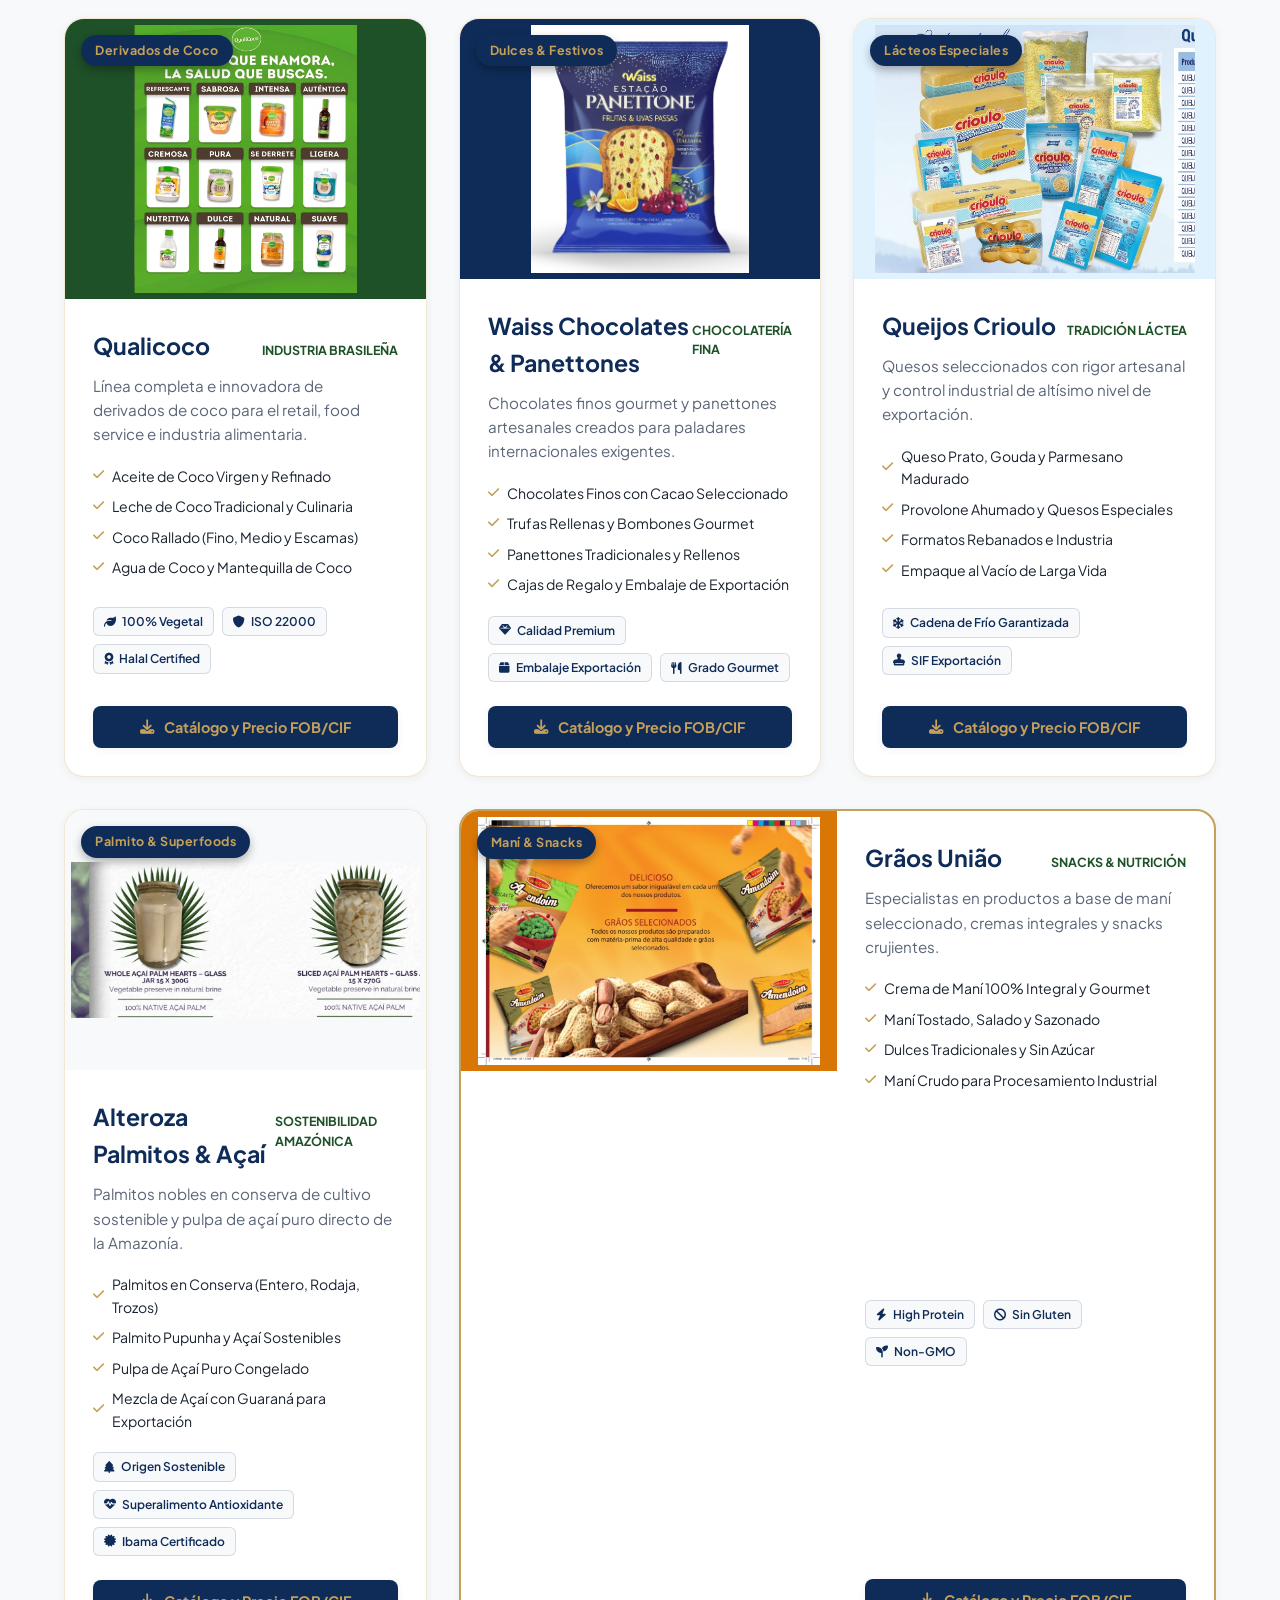
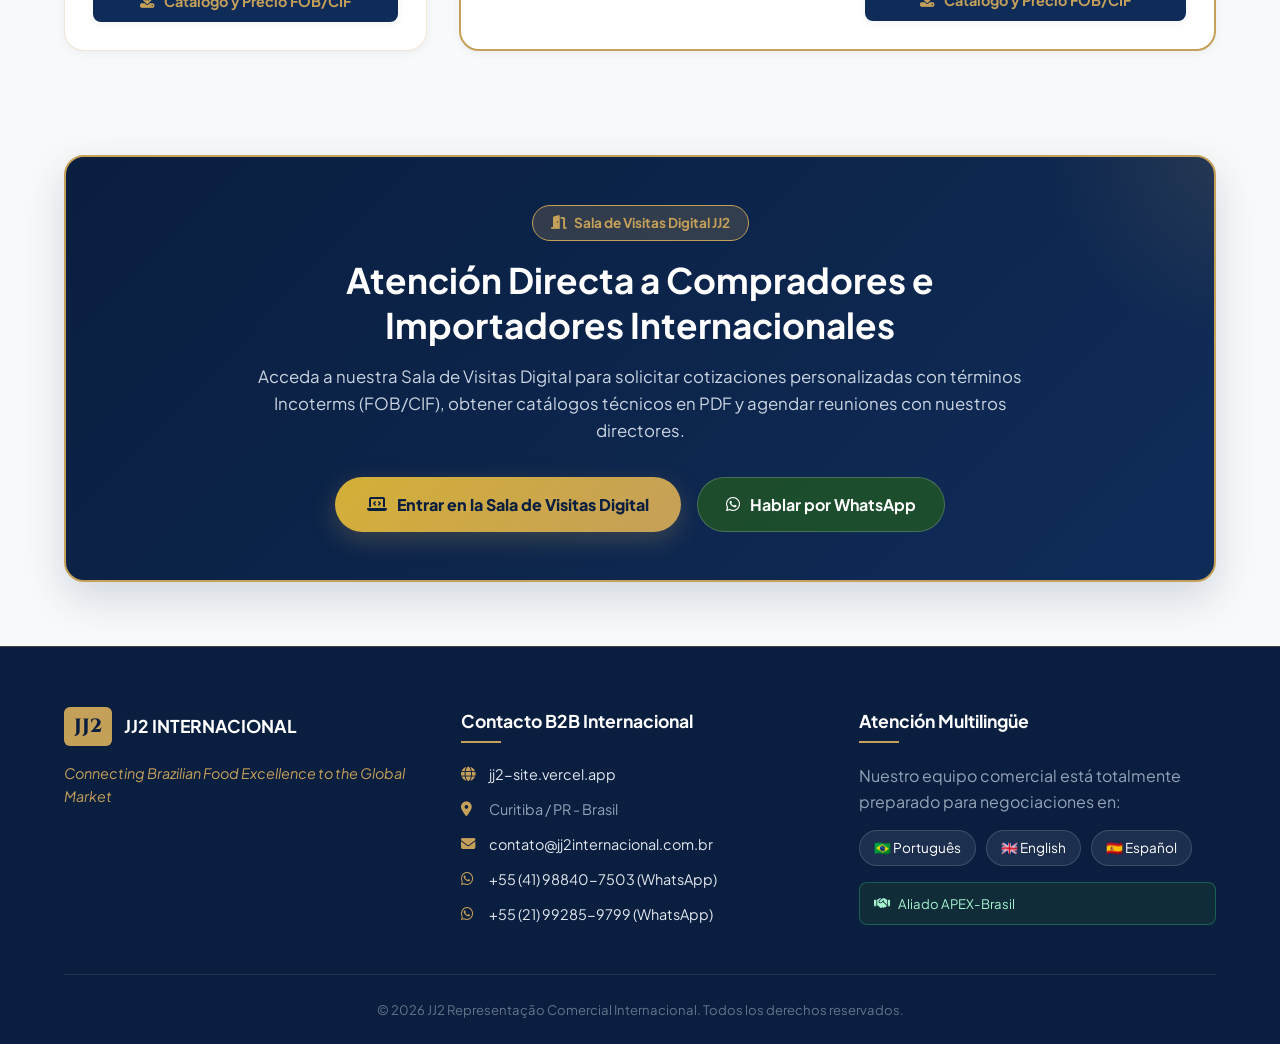
<file: index_es.html>
<!DOCTYPE html>
<html lang="es" data-theme="light">
<head>
    <meta charset="UTF-8">
    <meta name="viewport" content="width=device-width, initial-scale=1.0">
    <title>JJ2 Representación Comercial Internacional | Connecting Brazilian Food Excellence to the Global Market</title>
    <meta name="description" content="JJ2 Internacional - Representación comercial B2B de alimentos brasileños de exportación en ruedas de negocios APEX para Europa, Asia, Américas y Oriente Medio.">
    
    <!-- Google Fonts -->
    <link rel="preconnect" href="https://fonts.googleapis.com">
    <link rel="preconnect" href="https://fonts.gstatic.com" crossorigin>
    <link href="https://fonts.googleapis.com/css2?family=Cinzel:wght@600;700;800&family=Plus+Jakarta+Sans:wght@300;400;500;600;700;800&display=swap" rel="stylesheet">
    
    <!-- FontAwesome Icons -->
    <link rel="stylesheet" href="https://cdnjs.cloudflare.com/ajax/libs/font-awesome/6.5.1/css/all.min.css">
    
    <!-- Stylesheet -->
    <link rel="stylesheet" href="styles.css">
  <!-- Vercel Web Analytics -->
  <script defer src="https://cdn.vercel-insights.com/v1/script.js"></script>
</head>
<body>

    <!-- Top Utility / Control Bar -->
    <header class="top-bar no-print">
        <div class="container top-bar-content">
            <div class="b2b-status">
                <span class="status-indicator"><i class="fa-solid fa-circle-dot"></i></span>
                <span data-i18n="status_text">Atención B2B Multilingüe Activa | São Paulo - Brasil (UTC-3)</span>
            </div>
            
            <div class="top-controls">
                <div class="view-switch">
                    <button id="toggleA4Mode" class="btn-tool" title="Modo Folleto A4">
                        <i class="fa-solid fa-file-pdf"></i> <span data-i18n="mode_a4">Modo Folleto A4</span>
                    </button>
                    <button onclick="window.print()" class="btn-tool btn-gold-outline" title="Imprimir o Exportar PDF">
                        <i class="fa-solid fa-print"></i> <span data-i18n="print_pdf">Exportar PDF</span>
                    </button>
                </div>
                
                <div class="lang-selector">
                    <button class="lang-btn" onclick="location.href='index_pt.html'">🇧🇷 PT</button>
                    <button class="lang-btn" onclick="location.href='index_en.html'">🇺🇸 EN</button>
                    <button class="lang-btn active" onclick="location.href='index_es.html'">🇪🇸 ES</button>
                </div>
            </div>
        </div>
    </header>

    <!-- Main Container / A4 Page Wrapper -->
    <div id="pageWrapper" class="page-wrapper">
        
        <!-- Header Branding & Slogan -->
        <header class="main-header">
            <div class="header-overlay"></div>
            <div class="container header-content">
                <div class="brand-block">
                    <div class="logo-shield">
                        <div class="shield-inner">
                            <span class="shield-text">JJ2</span>
                        </div>
                    </div>
                    <div class="brand-text">
                        <h1 class="company-name">JJ2 REPRESENTAÇÃO COMERCIAL INTERNACIONAL</h1>
                        <a href="https://jj2-site.vercel.app/" target="_blank" class="company-website-pill">
                            <i class="fa-solid fa-globe"></i> https://jj2-site.vercel.app/
                        </a>
                    </div>
                </div>
                
                <div class="slogan-badge">
                    <span class="slogan-quote">“</span>
                    <h2 class="slogan-text">Connecting Brazilian Food Excellence to the Global Market</h2>
                    <span class="slogan-quote">”</span>
                </div>
            </div>
        </header>

        <!-- Main Section: APEX Business Matchmaking & Global Presence -->
        <section class="apex-section">
            <div class="container">
                <div class="section-title-wrap">
                    <span class="badge-gold"><i class="fa-solid fa-globe"></i> Presencia Internacional en Ruedas de Negocios APEX</span>
                    <h2 class="section-title">Puente Estratégico entre Industrias Brasileñas e Importadores Globales</h2>
                    <p class="section-subtitle">Participamos activamente en las ruedas de negocios internacionales promovidas por APEX-Brasil, conectando supermercados, distribuidores e importadores con las mayores excelencias alimenticias de Brasil.</p>
                </div>

                <!-- Global Markets Grid -->
                <div class="markets-grid">
                    <div class="market-card">
                        <div class="market-icon"><i class="fa-solid fa-earth-europe"></i></div>
                        <h3 class="market-name">Europa</h3>
                        <p class="market-desc">Unión Europea, Reino Unido y Suiza. Certificación de calidad y trazabilidad total.</p>
                        <span class="market-tag">FOB / CIF Puertos UE</span>
                    </div>

                    <div class="market-card">
                        <div class="market-icon"><i class="fa-solid fa-earth-asia"></i></div>
                        <h3 class="market-name">Asia</h3>
                        <p class="market-desc">Japón, China, Singapur y Asia Oriental. Adaptación de empaques y cumplimiento normativo.</p>
                        <span class="market-tag">High Growth B2B</span>
                    </div>

                    <div class="market-card">
                        <div class="market-icon"><i class="fa-solid fa-earth-americas"></i></div>
                        <h3 class="market-name">Américas</h3>
                        <p class="market-desc">EE.UU., Canadá, México y Mercosur. Registro FDA, etiquetado nutricional y logística integrada.</p>
                        <span class="market-tag">FDA Registered</span>
                    </div>

                    <div class="market-card">
                        <div class="market-icon"><i class="fa-solid fa-kaaba"></i></div>
                        <h3 class="market-name">Oriente Medio</h3>
                        <p class="market-desc">Emiratos Árabes Unidos, Arabia Saudita y Qatar. Productos con certificación Halal exigida.</p>
                        <span class="market-tag">Halal Certified</span>
                    </div>
                </div>

                <!-- Value Pillars -->
                <div class="pillars-row">
                    <div class="pillar">
                        <i class="fa-solid fa-certificate"></i>
                        <span>Estándares Internacionales (ISO, HACCP, Halal, Kosher, FDA)</span>
                    </div>
                    <div class="pillar">
                        <i class="fa-solid fa-handshake-simple"></i>
                        <span>Negociación Directa con la Fábrica</span>
                    </div>
                    <div class="pillar">
                        <i class="fa-solid fa-truck-fast"></i>
                        <span>Soporte Logístico y Operaciones de Comercio Exterior</span>
                    </div>
                </div>
            </div>
        </section>

        <!-- Brands Showcase (Vitrine de Marcas) -->
        <section class="brands-section">
            <div class="container">
                <div class="section-header-flex">
                    <div>
                        <span class="badge-green"><i class="fa-solid fa-store"></i> Portafolio Exclusivo de Industrias</span>
                        <h2 class="section-title text-navy">Marcas de Excelencia Representadas por JJ2</h2>
                    </div>
                    <div class="brand-filters no-print">
                        <button class="filter-btn active" data-filter="all">Todas</button>
                        <button class="filter-btn" data-filter="coco">Coco</button>
                        <button class="filter-btn" data-filter="doces">Chocolates</button>
                        <button class="filter-btn" data-filter="laticinios">Lácteos</button>
                        <button class="filter-btn" data-filter="snacks">Maní</button>
                        <button class="filter-btn" data-filter="superfoods">Palmito y Açaí</button>
                    </div>
                </div>

                <!-- 5 Brand Showcase Cards -->
                <div class="brands-grid">
                    
                    <!-- Card 1: Qualicoco (Spanish poster) -->
                    <article class="brand-card" data-category="coco">
                        <div class="card-media">
                            <img id="qualicocoImg" src="assets/qualicoco_es.jpg" alt="Qualicoco - Derivados de Coco" loading="lazy">
                            <span class="card-category-badge">Derivados de Coco</span>
                        </div>
                        <div class="card-body">
                            <div class="brand-header">
                                <h3 class="brand-title">Qualicoco</h3>
                                <span class="brand-origin">Industria Brasileña</span>
                            </div>
                            <p class="brand-tagline">Línea completa e innovadora de derivados de coco para el retail, food service e industria alimentaria.</p>
                            
                            <ul class="product-highlights">
                                <li><i class="fa-solid fa-check"></i> Aceite de Coco Virgen y Refinado</li>
                                <li><i class="fa-solid fa-check"></i> Leche de Coco Tradicional y Culinaria</li>
                                <li><i class="fa-solid fa-check"></i> Coco Rallado (Fino, Medio y Escamas)</li>
                                <li><i class="fa-solid fa-check"></i> Agua de Coco y Mantequilla de Coco</li>
                            </ul>

                            <div class="certifications-pills">
                                <span><i class="fa-solid fa-leaf"></i> 100% Vegetal</span>
                                <span><i class="fa-solid fa-shield"></i> ISO 22000</span>
                                <span><i class="fa-solid fa-award"></i> Halal Certified</span>
                            </div>

                            <div class="card-action">
                                <button class="btn-card-action" onclick="openVisitingRoom('Qualicoco')">
                                    <i class="fa-solid fa-download"></i> <span>Catálogo y Precio FOB/CIF</span>
                                </button>
                            </div>
                        </div>
                    </article>

                    <!-- Card 2: Waiss Chocolates -->
                    <article class="brand-card" data-category="doces">
                        <div class="card-media">
                            <img src="assets/waiss.jpg" alt="Waiss Chocolates" loading="lazy">
                            <span class="card-category-badge">Dulces & Festivos</span>
                        </div>
                        <div class="card-body">
                            <div class="brand-header">
                                <h3 class="brand-title">Waiss Chocolates & Panettones</h3>
                                <span class="brand-origin">Chocolatería Fina</span>
                            </div>
                            <p class="brand-tagline">Chocolates finos gourmet y panettones artesanales creados para paladares internacionales exigentes.</p>
                            
                            <ul class="product-highlights">
                                <li><i class="fa-solid fa-check"></i> Chocolates Finos con Cacao Seleccionado</li>
                                <li><i class="fa-solid fa-check"></i> Trufas Rellenas y Bombones Gourmet</li>
                                <li><i class="fa-solid fa-check"></i> Panettones Tradicionales y Rellenos</li>
                                <li><i class="fa-solid fa-check"></i> Cajas de Regalo y Embalaje de Exportación</li>
                            </ul>

                            <div class="certifications-pills">
                                <span><i class="fa-solid fa-gem"></i> Calidad Premium</span>
                                <span><i class="fa-solid fa-box"></i> Embalaje Exportación</span>
                                <span><i class="fa-solid fa-utensils"></i> Grado Gourmet</span>
                            </div>

                            <div class="card-action">
                                <button class="btn-card-action" onclick="openVisitingRoom('Waiss Chocolates')">
                                    <i class="fa-solid fa-download"></i> <span>Catálogo y Precio FOB/CIF</span>
                                </button>
                            </div>
                        </div>
                    </article>

                    <!-- Card 3: Queijos Crioulo -->
                    <article class="brand-card" data-category="laticinios">
                        <div class="card-media">
                            <img src="assets/crioulo.jpg" alt="Queijos Crioulo" loading="lazy">
                            <span class="card-category-badge">Lácteos Especiales</span>
                        </div>
                        <div class="card-body">
                            <div class="brand-header">
                                <h3 class="brand-title">Queijos Crioulo</h3>
                                <span class="brand-origin">Tradición Láctea</span>
                            </div>
                            <p class="brand-tagline">Quesos seleccionados con rigor artesanal y control industrial de altísimo nivel de exportación.</p>
                            
                            <ul class="product-highlights">
                                <li><i class="fa-solid fa-check"></i> Queso Prato, Gouda y Parmesano Madurado</li>
                                <li><i class="fa-solid fa-check"></i> Provolone Ahumado y Quesos Especiales</li>
                                <li><i class="fa-solid fa-check"></i> Formatos Rebanados e Industria</li>
                                <li><i class="fa-solid fa-check"></i> Empaque al Vacío de Larga Vida</li>
                            </ul>

                            <div class="certifications-pills">
                                <span><i class="fa-solid fa-snowflake"></i> Cadena de Frío Garantizada</span>
                                <span><i class="fa-solid fa-stamp"></i> SIF Exportación</span>
                            </div>

                            <div class="card-action">
                                <button class="btn-card-action" onclick="openVisitingRoom('Queijos Crioulo')">
                                    <i class="fa-solid fa-download"></i> <span>Catálogo y Precio FOB/CIF</span>
                                </button>
                            </div>
                        </div>
                    </article>

                    <!-- Card 4: Alteroza -->
                    <article class="brand-card" data-category="superfoods">
                        <div class="card-media">
                            <img src="assets/alteroza.jpg" alt="Alteroza" loading="lazy">
                            <span class="card-category-badge">Palmito & Superfoods</span>
                        </div>
                        <div class="card-body">
                            <div class="brand-header">
                                <h3 class="brand-title">Alteroza Palmitos & Açaí</h3>
                                <span class="brand-origin">Sostenibilidad Amazónica</span>
                            </div>
                            <p class="brand-tagline">Palmitos nobles en conserva de cultivo sostenible y pulpa de açaí puro directo de la Amazonía.</p>
                            
                            <ul class="product-highlights">
                                <li><i class="fa-solid fa-check"></i> Palmitos en Conserva (Entero, Rodaja, Trozos)</li>
                                <li><i class="fa-solid fa-check"></i> Palmito Pupunha y Açaí Sostenibles</li>
                                <li><i class="fa-solid fa-check"></i> Pulpa de Açaí Puro Congelado</li>
                                <li><i class="fa-solid fa-check"></i> Mezcla de Açaí con Guaraná para Exportación</li>
                            </ul>

                            <div class="certifications-pills">
                                <span><i class="fa-solid fa-tree"></i> Origen Sostenible</span>
                                <span><i class="fa-solid fa-heart-pulse"></i> Superalimento Antioxidante</span>
                                <span><i class="fa-solid fa-certificate"></i> Ibama Certificado</span>
                            </div>

                            <div class="card-action">
                                <button class="btn-card-action" onclick="openVisitingRoom('Alteroza')">
                                    <i class="fa-solid fa-download"></i> <span>Catálogo y Precio FOB/CIF</span>
                                </button>
                            </div>
                        </div>
                    </article>

                    <!-- Card 5: Grãos União -->
                    <article class="brand-card card-featured" data-category="snacks">
                        <div class="card-media">
                            <img src="assets/graos_uniao.jpg" alt="Grãos União" loading="lazy">
                            <span class="card-category-badge">Maní & Snacks</span>
                        </div>
                        <div class="card-body">
                            <div class="brand-header">
                                <h3 class="brand-title">Grãos União</h3>
                                <span class="brand-origin">Snacks & Nutrición</span>
                            </div>
                            <p class="brand-tagline">Especialistas en productos a base de maní seleccionado, cremas integrales y snacks crujientes.</p>
                            
                            <ul class="product-highlights">
                                <li><i class="fa-solid fa-check"></i> Crema de Maní 100% Integral y Gourmet</li>
                                <li><i class="fa-solid fa-check"></i> Maní Tostado, Salado y Sazonado</li>
                                <li><i class="fa-solid fa-check"></i> Dulces Tradicionales y Sin Azúcar</li>
                                <li><i class="fa-solid fa-check"></i> Maní Crudo para Procesamiento Industrial</li>
                            </ul>

                            <div class="certifications-pills">
                                <span><i class="fa-solid fa-bolt"></i> High Protein</span>
                                <span><i class="fa-solid fa-ban"></i> Sin Gluten</span>
                                <span><i class="fa-solid fa-seedling"></i> Non-GMO</span>
                            </div>

                            <div class="card-action">
                                <button class="btn-card-action" onclick="openVisitingRoom('Grãos União')">
                                    <i class="fa-solid fa-download"></i> <span>Catálogo y Precio FOB/CIF</span>
                                </button>
                            </div>
                        </div>
                    </article>

                </div>
            </div>
        </section>

        <!-- Call to Action (CTA) -->
        <section class="cta-section">
            <div class="container">
                <div class="cta-box">
                    <div class="cta-content">
                        <span class="cta-badge"><i class="fa-solid fa-door-open"></i> Sala de Visitas Digital JJ2</span>
                        <h2 class="cta-title">Atención Directa a Compradores e Importadores Internacionales</h2>
                        <p class="cta-desc">Acceda a nuestra Sala de Visitas Digital para solicitar cotizaciones personalizadas con términos Incoterms (FOB/CIF), obtener catálogos técnicos en PDF y agendar reuniones con nuestros directores.</p>
                        
                        <div class="cta-actions">
                            <button class="btn-cta-primary" onclick="openVisitingRoom()">
                                <i class="fa-solid fa-laptop-code"></i> <span>Entrar en la Sala de Visitas Digital</span>
                            </button>
                            <button class="btn-cta-secondary" onclick="openWhatsapp()">
                                <i class="fa-brands fa-whatsapp"></i> <span>Hablar por WhatsApp</span>
                            </button>
                        </div>
                    </div>
                </div>
            </div>
        </section>

        <!-- Footer -->
        <footer class="main-footer">
            <div class="container">
                <div class="footer-grid">
                    <div class="footer-col brand-info">
                        <div class="footer-logo">
                            <span class="footer-logo-badge">JJ2</span>
                            <span class="footer-logo-title">JJ2 INTERNACIONAL</span>
                        </div>
                        <p class="footer-slogan">Connecting Brazilian Food Excellence to the Global Market</p>
                    </div>

                    <div class="footer-col contact-info">
                        <h4 class="footer-heading">Contacto B2B Internacional</h4>
                        <ul class="contact-list">
                            <li><i class="fa-solid fa-globe"></i> <a href="https://jj2-site.vercel.app/" target="_blank">jj2-site.vercel.app</a></li>
                            <li><i class="fa-solid fa-location-dot"></i> Curitiba / PR - Brasil</li>
                            <li><i class="fa-solid fa-envelope"></i> <a href="mailto:contato@jj2internacional.com.br">contato@jj2internacional.com.br</a></li>
                            <li><i class="fa-brands fa-whatsapp"></i> <a href="https://wa.me/5541988407503" target="_blank">+55 (41) 98840-7503 (WhatsApp)</a></li>
                            <li><i class="fa-brands fa-whatsapp"></i> <a href="https://wa.me/5521992859799" target="_blank">+55 (21) 99285-9799 (WhatsApp)</a></li>
                        </ul>
                    </div>

                    <div class="footer-col lang-info">
                        <h4 class="footer-heading">Atención Multilingüe</h4>
                        <p>Nuestro equipo comercial está totalmente preparado para negociaciones en:</p>
                        <div class="lang-pills">
                            <span class="pill-lang">🇧🇷 Português</span>
                            <span class="pill-lang">🇬🇧 English</span>
                            <span class="pill-lang">🇪🇸 Español</span>
                        </div>
                        <div class="apex-partner-tag">
                            <i class="fa-solid fa-handshake"></i> Aliado APEX-Brasil
                        </div>
                    </div>
                </div>

                <div class="footer-bottom">
                    <p>&copy; 2026 JJ2 Representação Comercial Internacional. Todos los derechos reservados.</p>
                </div>
            </div>
        </footer>

    </div>

    <!-- Modal -->
    <div id="visitingRoomModal" class="modal-backdrop">
        <div class="modal-card">
            <button class="modal-close" onclick="closeVisitingRoom()">&times;</button>
            
            <div class="modal-header">
                <div class="modal-icon"><i class="fa-solid fa-building-user"></i></div>
                <div>
                    <h3 class="modal-title">Sala de Visitas Digital - JJ2 Internacional</h3>
                    <p class="modal-subtitle">Solicitud de Listas de Precios FOB/CIF y Catálogos Técnicos</p>
                </div>
            </div>

            <div class="modal-body">
                <div class="modal-tabs">
                    <button class="tab-btn active" onclick="switchModalTab('quote')">Solicitar Cotización</button>
                    <button class="tab-btn" onclick="switchModalTab('catalogs')">Descargar Catálogos</button>
                </div>

                <div id="tabQuote" class="tab-content active">
                    <form id="b2bQuoteForm" onsubmit="handleFormSubmit(event)">
                        <div class="form-grid">
                            <div class="form-group">
                                <label for="companyName">Empresa / Importadora *</label>
                                <input type="text" id="companyName" required placeholder="Ej: Global Food Distributors Inc.">
                            </div>
                            <div class="form-group">
                                <label for="contactName">Nombre del Comprador *</label>
                                <input type="text" id="contactName" required placeholder="Nombre completo">
                            </div>
                            <div class="form-group">
                                <label for="contactEmail">Correo Corporativo *</label>
                                <input type="email" id="contactEmail" required placeholder="compras@empresa.com">
                            </div>
                            <div class="form-group">
                                <label for="targetCountry">País de Destino / Puerto *</label>
                                <input type="text" id="targetCountry" required placeholder="Ej: Hamburgo (Alemania) / Miami (EE.UU.)">
                            </div>
                        </div>

                        <div class="form-group">
                            <label>Marcas de Interés *</label>
                            <div class="checkbox-group">
                                <label><input type="checkbox" name="brand_interest" value="Qualicoco"> Qualicoco (Coco)</label>
                                <label><input type="checkbox" name="brand_interest" value="Waiss"> Waiss (Chocolates)</label>
                                <label><input type="checkbox" name="brand_interest" value="Crioulo"> Queijos Crioulo (Lácteos)</label>
                                <label><input type="checkbox" name="brand_interest" value="GraosUniao"> Grãos União (Maní)</label>
                                <label><input type="checkbox" name="brand_interest" value="Alteroza"> Alteroza (Palmito & Açaí)</label>
                                <label><input type="checkbox" name="brand_interest" value="Pomar"> Pomar do Brasil (Pulpas de Frutas)</label>
                                <label><input type="checkbox" name="brand_interest" value="Mippo"> Mippo Alimentos (Mermeladas & Chutneys)</label>
                                <label><input type="checkbox" name="brand_interest" value="RicoPaladar"> Rico Paladar (Congelados)</label>
                                <label><input type="checkbox" name="brand_interest" value="CacauFoods"> Cacau Foods (Confitería)</label>
                            </div>
                        </div>

                        <div class="form-group">
                            <label for="incoterm">Incoterm Preferido</label>
                            <select id="incoterm">
                                <option value="FOB">FOB (Free On Board - Puerto de Santos / Brasil)</option>
                                <option value="CIF">CIF (Cost, Insurance & Freight - Puerto Destino)</option>
                                <option value="EXW">EXW (Ex Works - Fábrica)</option>
                            </select>
                        </div>

                        <button type="submit" class="btn-submit">
                            <i class="fa-solid fa-paper-plane"></i> <span>Enviar solicitud al equipo de JJ2</span>
                        </button>
                    </form>
                </div>

                <div id="tabCatalogs" class="tab-content">
                    <p class="tab-intro">Haga clic a continuación para descargar los catálogos completos con especificaciones técnicas:</p>
                    <div class="catalogs-list">
                        <div class="catalog-item">
                            <div class="catalog-info">
                                <i class="fa-solid fa-file-pdf catalog-icon"></i>
                                <div>
                                    <strong>Pomar do Brasil â€” CatÃ¡logo de Pulpas 2026</strong>
                                    <small>Pulpas 100% Puras y Etiquetado UE (PDF - 7.4 MB)</small>
                                </div>
                            </div>
                            <a href="assets/catalogs/pomar-do-brasil.pdf" target="_blank" class="btn-download" style="text-decoration:none; display:inline-flex; align-items:center; gap:6px;"><i class="fa-solid fa-download"></i> Download</a>
                        </div>
                        <div class="catalog-item">
                            <div class="catalog-info">
                                <i class="fa-solid fa-file-pdf catalog-icon"></i>
                                <div>
                                    <strong>Mippo Alimentos — Catálogo de Mermeladas 2026</strong>
                                    <small>Frascos de Vidrio 390g y Línea Cero Azúcar (PDF - 5.8 MB)</small>
                                </div>
                            </div>
                            <a href="assets/catalogs/mippo.pdf" target="_blank" class="btn-download" style="text-decoration:none; display:inline-flex; align-items:center; gap:6px;"><i class="fa-solid fa-download"></i> Download</a>
                        </div>
                        <div class="catalog-item">
                            <div class="catalog-info">
                                <i class="fa-solid fa-file-pdf catalog-icon"></i>
                                <div>
                                    <strong>Rico Paladar — Catálogo de Congelados 2026</strong>
                                    <small>Panes de Queso Tradicionales, Gourmet y Chipas (PDF)</small>
                                </div>
                            </div>
                            <a href="assets/catalogs/rico-paladar.pdf" target="_blank" class="btn-download" style="text-decoration:none; display:inline-flex; align-items:center; gap:6px;"><i class="fa-solid fa-download"></i> Download</a>
                        </div>
                        <div class="catalog-item">
                            <div class="catalog-info">
                                <i class="fa-solid fa-file-pdf catalog-icon"></i>
                                <div>
                                    <strong>Cacau Foods — Catálogo de Confitería 2026</strong>
                                    <small>Ingredientes para Confitería, Panificación y Fiestas (PDF)</small>
                                </div>
                            </div>
                            <a href="assets/catalogs/cacau-foods.pdf" target="_blank" class="btn-download" style="text-decoration:none; display:inline-flex; align-items:center; gap:6px;"><i class="fa-solid fa-download"></i> Download</a>
                        </div>
                        <div class="catalog-item">
                            <div class="catalog-info">
                                <i class="fa-solid fa-file-pdf catalog-icon"></i>
                                <div>
                                    <strong>Catálogo General JJ2 Export 2026</strong>
                                    <small>Portafolio completo de 5 industrias (PDF - 4.2 MB)</small>
                                </div>
                            </div>
                            <button class="btn-download" onclick="downloadFile('Catalogo_General_JJ2_2026_ES.pdf')"><i class="fa-solid fa-download"></i> Descargar</button>
                        </div>
                    </div>
                </div>

            </div>
        </div>
    </div>

    <div id="toast" class="toast">
        <i class="fa-solid fa-circle-check"></i> <span id="toastMsg">¡Solicitud enviada con éxito!</span>
    </div>

    <script src="script.js"></script>
    <script>
        document.addEventListener('DOMContentLoaded', () => setLanguage('es'));
    </script>
</body>
</html>
</file>
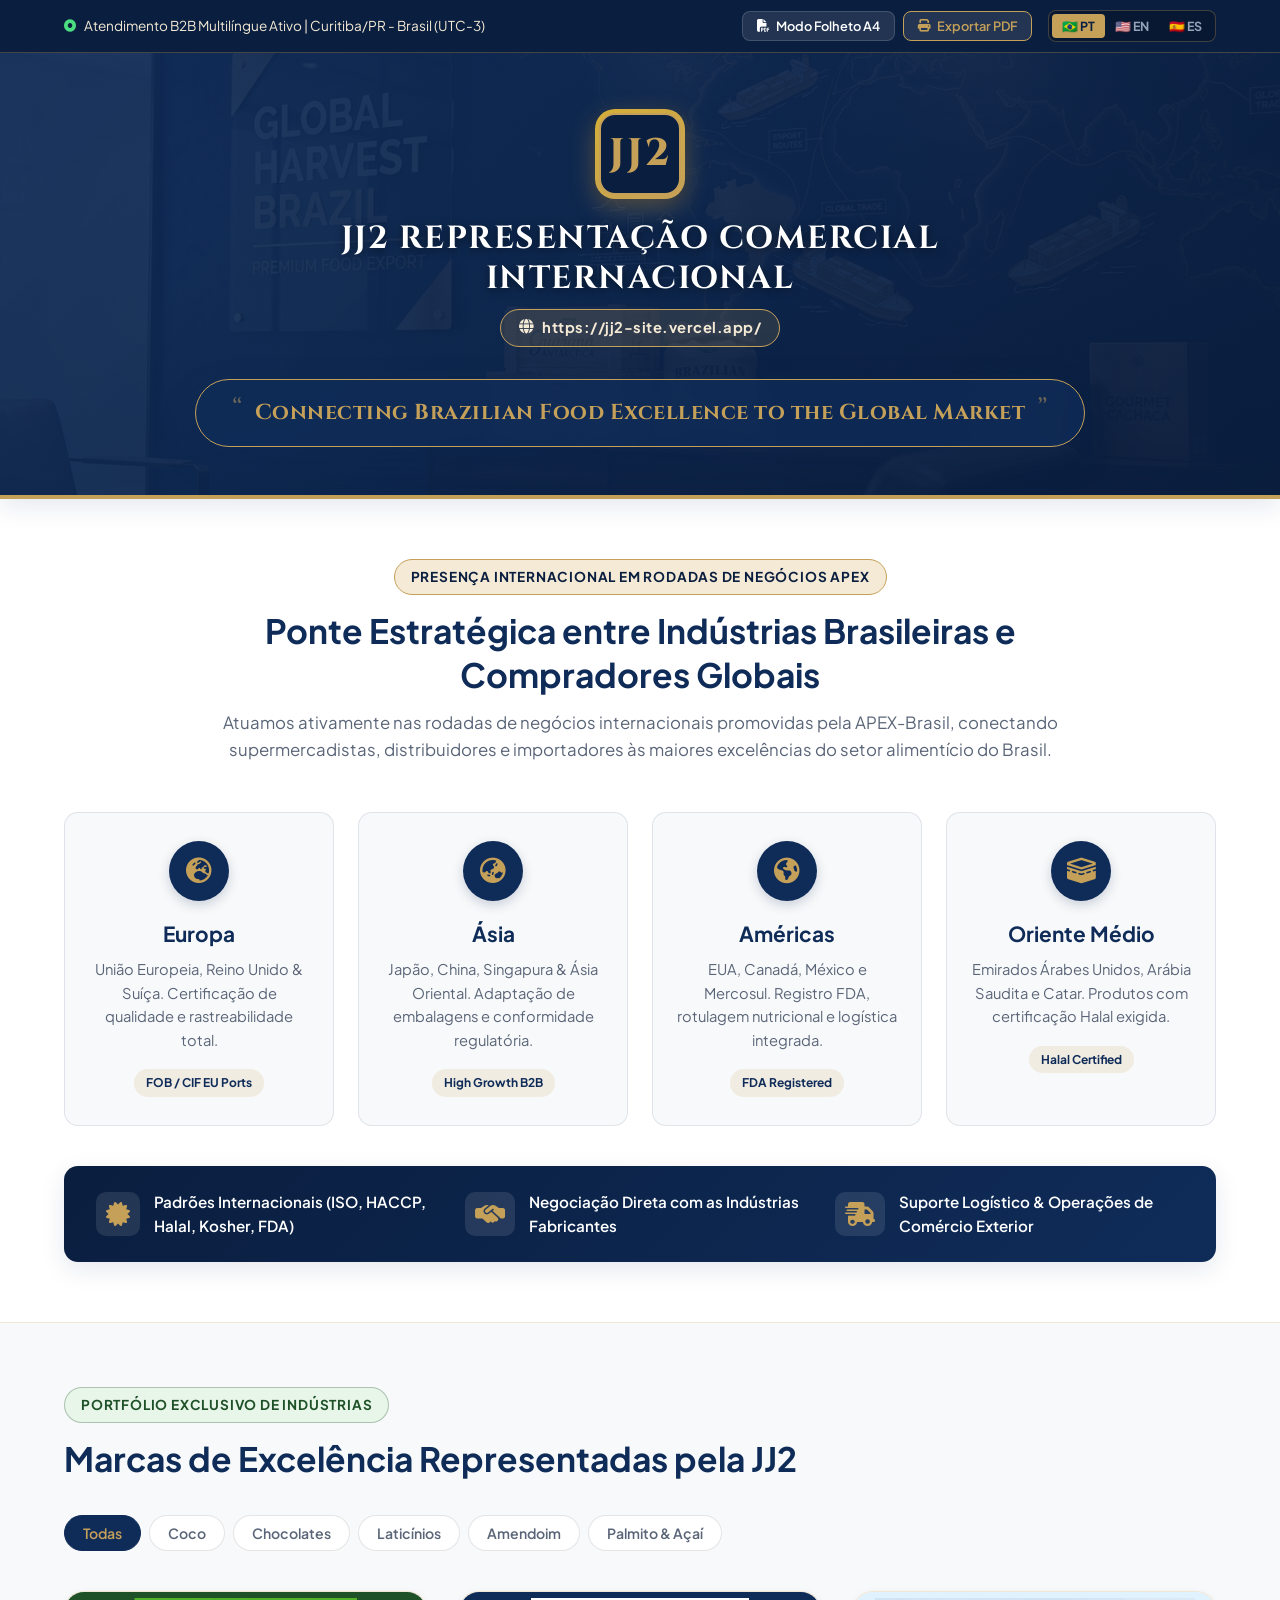
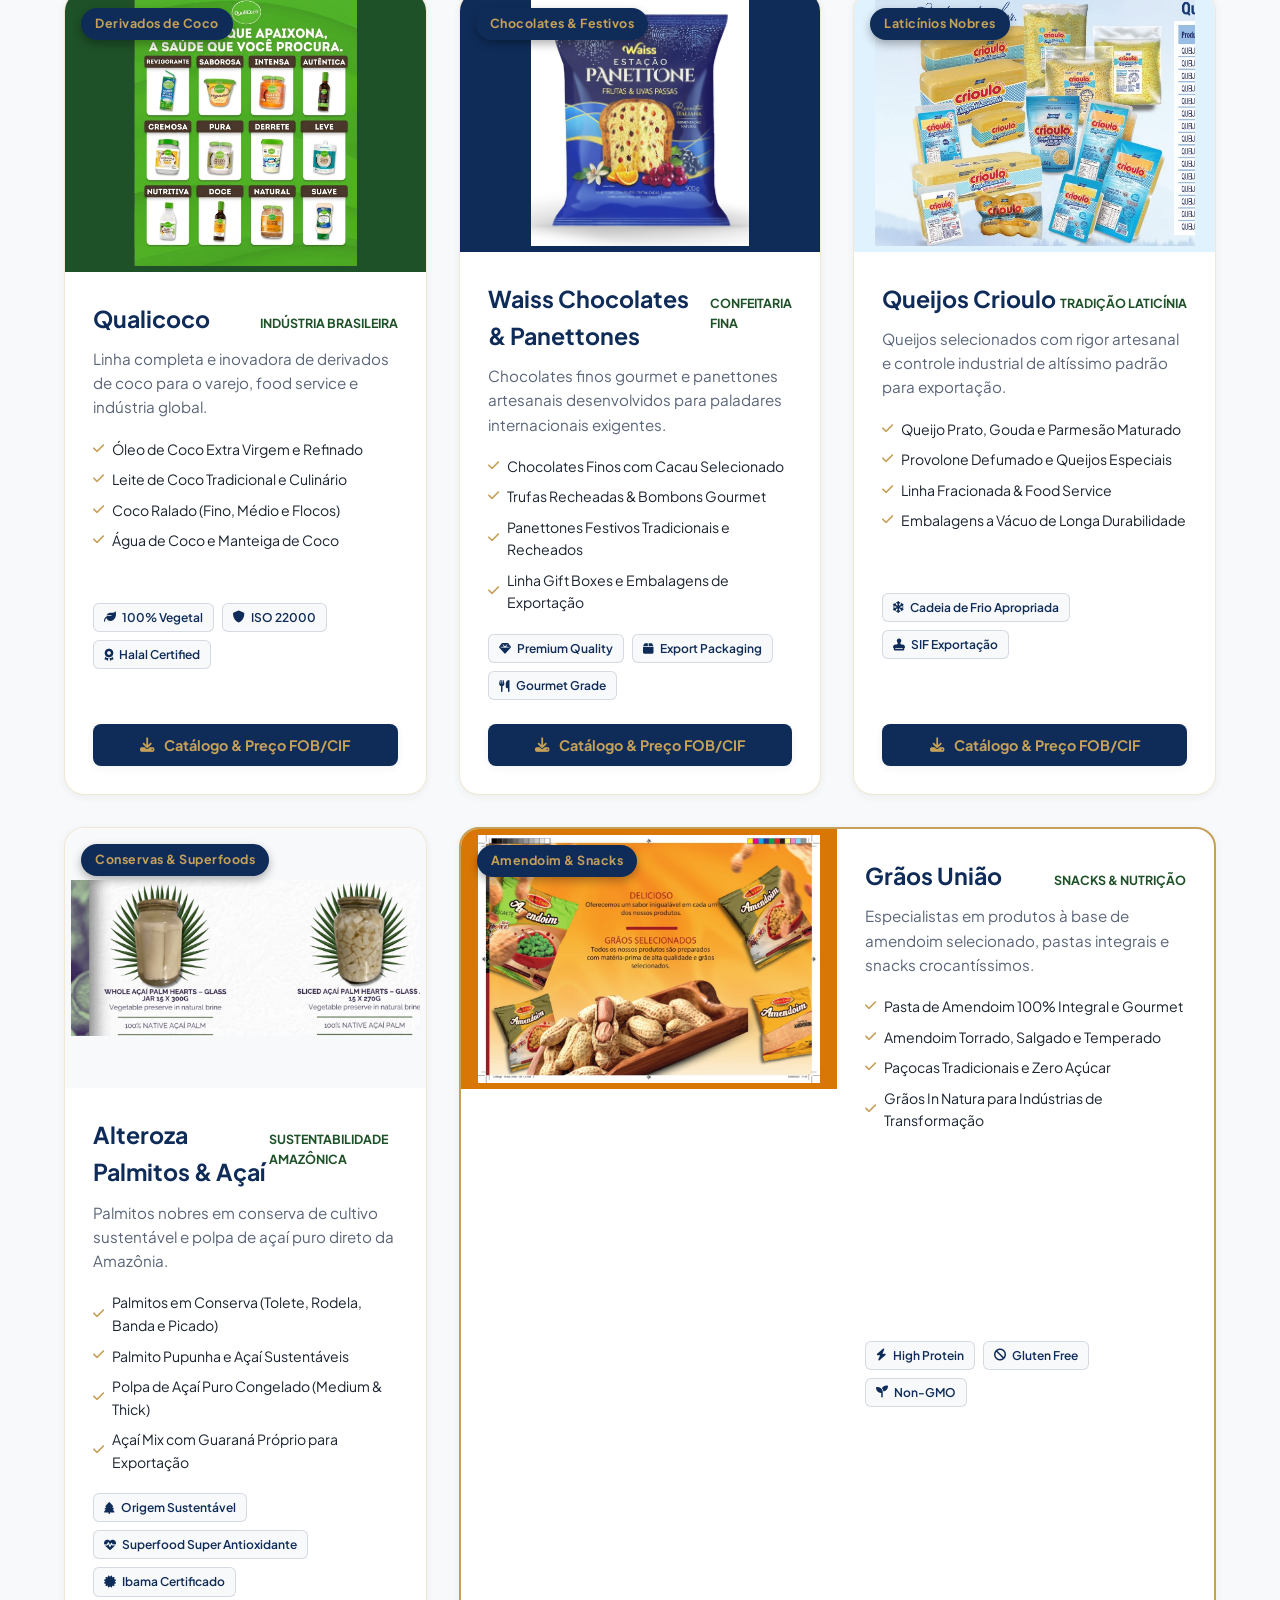
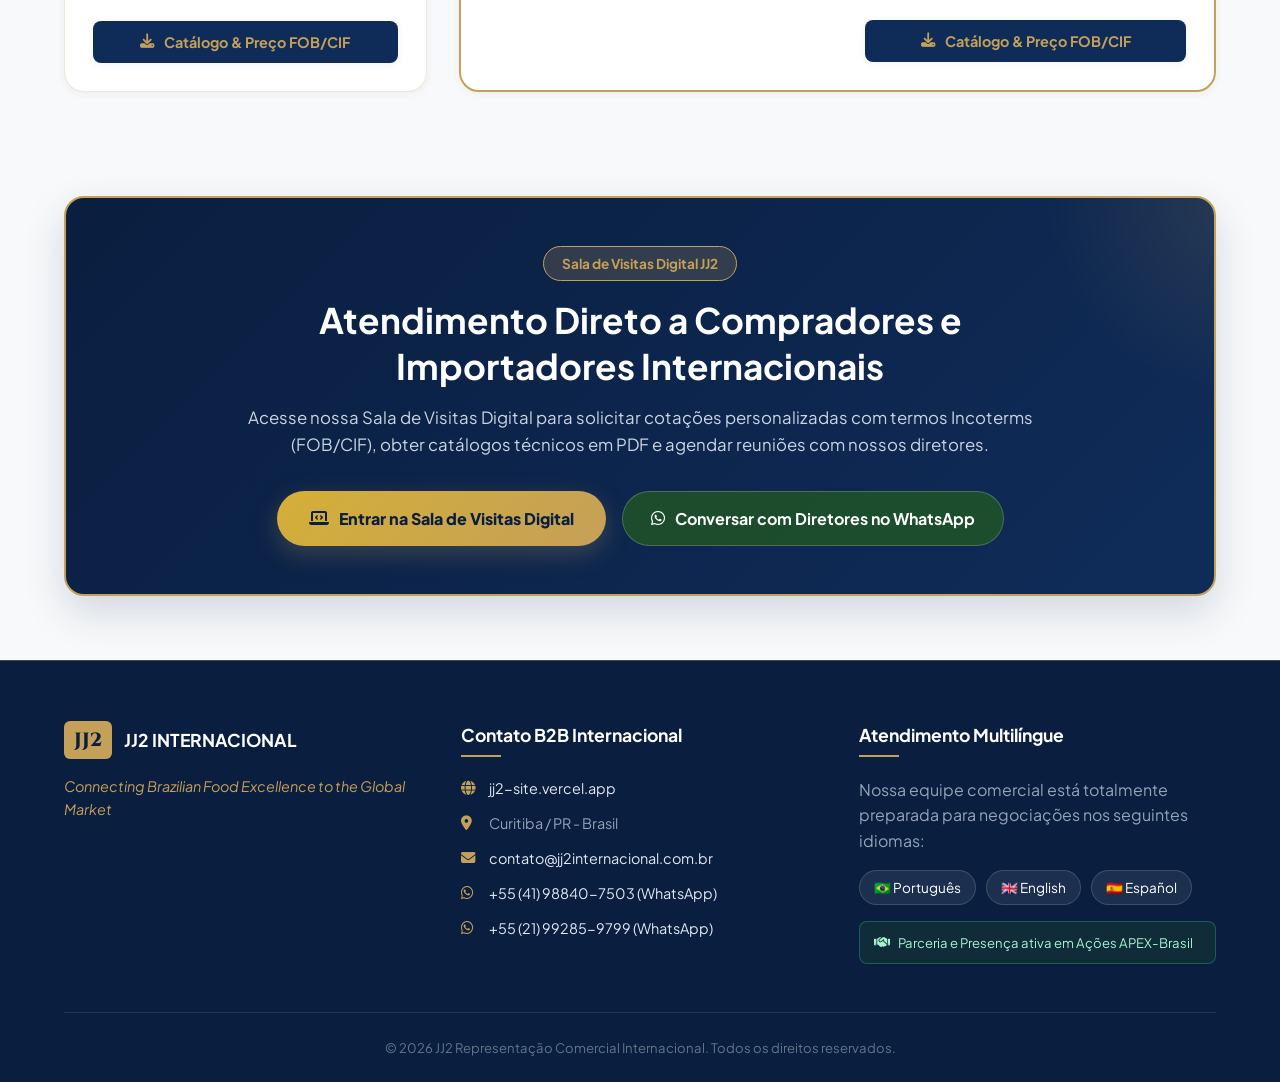
<file: index_pt.html>
<!DOCTYPE html>
<html lang="pt-BR" data-theme="light">
<head>
    <meta charset="UTF-8">
    <meta name="viewport" content="width=device-width, initial-scale=1.0">
    <title>JJ2 Representação Comercial Internacional | Connecting Brazilian Food Excellence to the Global Market</title>
    <meta name="description" content="JJ2 Internacional - Representação comercial B2B de alimentos brasileiros de exportação nas rodadas de negócios APEX para Europa, Ásia, Américas e Oriente Médio.">
    
    <!-- Google Fonts -->
    <link rel="preconnect" href="https://fonts.googleapis.com">
    <link rel="preconnect" href="https://fonts.gstatic.com" crossorigin>
    <link href="https://fonts.googleapis.com/css2?family=Cinzel:wght@600;700;800&family=Plus+Jakarta+Sans:wght@300;400;500;600;700;800&display=swap" rel="stylesheet">
    
    <!-- FontAwesome Icons -->
    <link rel="stylesheet" href="https://cdnjs.cloudflare.com/ajax/libs/font-awesome/6.5.1/css/all.min.css">
    
    <!-- Stylesheet -->
    <link rel="stylesheet" href="styles.css">
  <!-- Vercel Web Analytics -->
  <script defer src="https://cdn.vercel-insights.com/v1/script.js"></script>
</head>
<body>

    <!-- Top Utility / Control Bar -->
    <header class="top-bar no-print">
        <div class="container top-bar-content">
            <div class="b2b-status">
                <span class="status-indicator"><i class="fa-solid fa-circle-dot"></i></span>
                <span data-i18n="status_text">Atendimento B2B Multilíngue Ativo | São Paulo - Brasil (UTC-3)</span>
            </div>
            
            <div class="top-controls">
                <div class="view-switch">
                    <button id="toggleA4Mode" class="btn-tool" title="Alternar Visualização A4 / Web">
                        <i class="fa-solid fa-file-pdf"></i> <span data-i18n="mode_a4">Modo Folheto A4</span>
                    </button>
                    <button onclick="window.print()" class="btn-tool btn-gold-outline" title="Imprimir ou Salvar em PDF">
                        <i class="fa-solid fa-print"></i> <span data-i18n="print_pdf">Exportar PDF</span>
                    </button>
                </div>
                
                <div class="lang-selector">
                    <button class="lang-btn active" onclick="location.href='index_pt.html'">🇧🇷 PT</button>
                    <button class="lang-btn" onclick="location.href='index_en.html'">🇺🇸 EN</button>
                    <button class="lang-btn" onclick="location.href='index_es.html'">🇪🇸 ES</button>
                </div>
            </div>
        </div>
    </header>

    <!-- Main Container / A4 Page Wrapper -->
    <div id="pageWrapper" class="page-wrapper">
        
        <!-- Header Branding & Slogan -->
        <header class="main-header">
            <div class="header-overlay"></div>
            <div class="container header-content">
                <div class="brand-block">
                    <div class="logo-shield">
                        <div class="shield-inner">
                            <span class="shield-text">JJ2</span>
                        </div>
                    </div>
                    <div class="brand-text">
                        <h1 class="company-name">JJ2 REPRESENTAÇÃO COMERCIAL INTERNACIONAL</h1>
                        <a href="https://jj2-site.vercel.app/" target="_blank" class="company-website-pill">
                            <i class="fa-solid fa-globe"></i> https://jj2-site.vercel.app/
                        </a>
                    </div>
                </div>
                
                <div class="slogan-badge">
                    <span class="slogan-quote">“</span>
                    <h2 class="slogan-text" data-i18n="slogan">Connecting Brazilian Food Excellence to the Global Market</h2>
                    <span class="slogan-quote">”</span>
                </div>
            </div>
        </header>

        <!-- Main Section: APEX Business Matchmaking & Global Presence -->
        <section class="apex-section">
            <div class="container">
                <div class="section-title-wrap">
                    <span class="badge-gold" data-i18n="apex_badge"><i class="fa-solid fa-globe"></i> Presença Internacional em Rodadas de Negócios APEX</span>
                    <h2 class="section-title" data-i18n="apex_title">Ponte Estratégica entre Indústrias Brasileiras e Compradores Globais</h2>
                    <p class="section-subtitle" data-i18n="apex_subtitle">Atuamos ativamente nas rodadas de negócios internacionais promovidas pela APEX-Brasil, conectando supermercadistas, distribuidores e importadores às maiores excelências do setor alimentício do Brasil.</p>
                </div>

                <!-- Global Markets Grid -->
                <div class="markets-grid">
                    <div class="market-card">
                        <div class="market-icon"><i class="fa-solid fa-earth-europe"></i></div>
                        <h3 class="market-name" data-i18n="market_europe">Europa</h3>
                        <p class="market-desc" data-i18n="market_europe_desc">União Europeia, Reino Unido & Suíça. Certificação de qualidade e rastreabilidade total.</p>
                        <span class="market-tag">FOB / CIF EU Ports</span>
                    </div>

                    <div class="market-card">
                        <div class="market-icon"><i class="fa-solid fa-earth-asia"></i></div>
                        <h3 class="market-name" data-i18n="market_asia">Ásia</h3>
                        <p class="market-desc" data-i18n="market_asia_desc">Japão, China, Singapura & Ásia Oriental. Adaptação de embalagens e conformidade regulatória.</p>
                        <span class="market-tag">High Growth B2B</span>
                    </div>

                    <div class="market-card">
                        <div class="market-icon"><i class="fa-solid fa-earth-americas"></i></div>
                        <h3 class="market-name" data-i18n="market_americas">Américas</h3>
                        <p class="market-desc" data-i18n="market_americas_desc">EUA, Canadá, México e Mercosul. Registro FDA, rotulagem nutricional e logística integrada.</p>
                        <span class="market-tag">FDA Registered</span>
                    </div>

                    <div class="market-card">
                        <div class="market-icon"><i class="fa-solid fa-kaaba"></i></div>
                        <h3 class="market-name" data-i18n="market_middle_east">Oriente Médio</h3>
                        <p class="market-desc" data-i18n="market_middle_east_desc">Emirados Árabes Unidos, Arábia Saudita e Catar. Produtos com certificação Halal exigida.</p>
                        <span class="market-tag">Halal Certified</span>
                    </div>
                </div>

                <!-- Value Pillars -->
                <div class="pillars-row">
                    <div class="pillar">
                        <i class="fa-solid fa-certificate"></i>
                        <span data-i18n="pillar_1">Padrões Internacionais (ISO, HACCP, Halal, Kosher, FDA)</span>
                    </div>
                    <div class="pillar">
                        <i class="fa-solid fa-handshake-simple"></i>
                        <span data-i18n="pillar_2">Negociação Direta com as Indústrias Fabricantes</span>
                    </div>
                    <div class="pillar">
                        <i class="fa-solid fa-truck-fast"></i>
                        <span data-i18n="pillar_3">Suporte Logístico & Operações de Comércio Exterior</span>
                    </div>
                </div>
            </div>
        </section>

        <!-- Brands Showcase (Vitrine de Marcas) -->
        <section class="brands-section">
            <div class="container">
                <div class="section-header-flex">
                    <div>
                        <span class="badge-green" data-i18n="brands_badge"><i class="fa-solid fa-store"></i> Portfólio Exclusivo de Indústrias</span>
                        <h2 class="section-title text-navy" data-i18n="brands_title">Marcas de Excelência Representadas pela JJ2</h2>
                    </div>
                    <div class="brand-filters no-print">
                        <button class="filter-btn active" data-filter="all" data-i18n="filter_all">Todas</button>
                        <button class="filter-btn" data-filter="coco" data-i18n="filter_coco">Coco</button>
                        <button class="filter-btn" data-filter="doces" data-i18n="filter_doces">Chocolates</button>
                        <button class="filter-btn" data-filter="laticinios" data-i18n="filter_laticinios">Laticínios</button>
                        <button class="filter-btn" data-filter="snacks" data-i18n="filter_snacks">Amendoim</button>
                        <button class="filter-btn" data-filter="superfoods" data-i18n="filter_superfoods">Palmito & Açaí</button>
                    </div>
                </div>

                <!-- 5 Brand Showcase Cards -->
                <div class="brands-grid">
                    
                    <!-- Card 1: Qualicoco (PT) -->
                    <article class="brand-card" data-category="coco">
                        <div class="card-media">
                            <img id="qualicocoImg" src="assets/qualicoco_pt.png" alt="Qualicoco - Derivados de Coco" loading="lazy">
                            <span class="card-category-badge">Derivados de Coco</span>
                        </div>
                        <div class="card-body">
                            <div class="brand-header">
                                <h3 class="brand-title">Qualicoco</h3>
                                <span class="brand-origin">Indústria Brasileira</span>
                            </div>
                            <p class="brand-tagline" data-i18n="qualicoco_desc">Linha completa e inovadora de derivados de coco para o varejo, food service e indústria global.</p>
                            
                            <ul class="product-highlights">
                                <li><i class="fa-solid fa-check"></i> Óleo de Coco Extra Virgem e Refinado</li>
                                <li><i class="fa-solid fa-check"></i> Leite de Coco Tradicional e Culinário</li>
                                <li><i class="fa-solid fa-check"></i> Coco Ralado (Fino, Médio e Flocos)</li>
                                <li><i class="fa-solid fa-check"></i> Água de Coco e Manteiga de Coco</li>
                            </ul>

                            <div class="certifications-pills">
                                <span><i class="fa-solid fa-leaf"></i> 100% Vegetal</span>
                                <span><i class="fa-solid fa-shield"></i> ISO 22000</span>
                                <span><i class="fa-solid fa-award"></i> Halal Certified</span>
                            </div>

                            <div class="card-action">
                                <button class="btn-card-action" onclick="openVisitingRoom('Qualicoco')">
                                    <i class="fa-solid fa-download"></i> <span data-i18n="request_catalog">Catálogo & Preço FOB/CIF</span>
                                </button>
                            </div>
                        </div>
                    </article>

                    <!-- Card 2: Waiss Chocolates -->
                    <article class="brand-card" data-category="doces">
                        <div class="card-media">
                            <img src="assets/waiss.jpg" alt="Waiss Chocolates e Panettones" loading="lazy">
                            <span class="card-category-badge">Chocolates & Festivos</span>
                        </div>
                        <div class="card-body">
                            <div class="brand-header">
                                <h3 class="brand-title">Waiss Chocolates & Panettones</h3>
                                <span class="brand-origin">Confeitaria Fina</span>
                            </div>
                            <p class="brand-tagline" data-i18n="waiss_desc">Chocolates finos gourmet e panettones artesanais desenvolvidos para paladares internacionais exigentes.</p>
                            
                            <ul class="product-highlights">
                                <li><i class="fa-solid fa-check"></i> Chocolates Finos com Cacau Selecionado</li>
                                <li><i class="fa-solid fa-check"></i> Trufas Recheadas & Bombons Gourmet</li>
                                <li><i class="fa-solid fa-check"></i> Panettones Festivos Tradicionais e Recheados</li>
                                <li><i class="fa-solid fa-check"></i> Linha Gift Boxes e Embalagens de Exportação</li>
                            </ul>

                            <div class="certifications-pills">
                                <span><i class="fa-solid fa-gem"></i> Premium Quality</span>
                                <span><i class="fa-solid fa-box"></i> Export Packaging</span>
                                <span><i class="fa-solid fa-utensils"></i> Gourmet Grade</span>
                            </div>

                            <div class="card-action">
                                <button class="btn-card-action" onclick="openVisitingRoom('Waiss Chocolates')">
                                    <i class="fa-solid fa-download"></i> <span data-i18n="request_catalog">Catálogo & Preço FOB/CIF</span>
                                </button>
                            </div>
                        </div>
                    </article>

                    <!-- Card 3: Queijos Crioulo -->
                    <article class="brand-card" data-category="laticinios">
                        <div class="card-media">
                            <img src="assets/crioulo.jpg" alt="Queijos Crioulo" loading="lazy">
                            <span class="card-category-badge">Laticínios Nobres</span>
                        </div>
                        <div class="card-body">
                            <div class="brand-header">
                                <h3 class="brand-title">Queijos Crioulo</h3>
                                <span class="brand-origin">Tradição Laticínia</span>
                            </div>
                            <p class="brand-tagline" data-i18n="crioulo_desc">Queijos selecionados com rigor artesanal e controle industrial de altíssimo padrão para exportação.</p>
                            
                            <ul class="product-highlights">
                                <li><i class="fa-solid fa-check"></i> Queijo Prato, Gouda e Parmesão Maturado</li>
                                <li><i class="fa-solid fa-check"></i> Provolone Defumado e Queijos Especiais</li>
                                <li><i class="fa-solid fa-check"></i> Linha Fracionada & Food Service</li>
                                <li><i class="fa-solid fa-check"></i> Embalagens a Vácuo de Longa Durabilidade</li>
                            </ul>

                            <div class="certifications-pills">
                                <span><i class="fa-solid fa-snowflake"></i> Cadeia de Frio Apropriada</span>
                                <span><i class="fa-solid fa-stamp"></i> SIF Exportação</span>
                            </div>

                            <div class="card-action">
                                <button class="btn-card-action" onclick="openVisitingRoom('Queijos Crioulo')">
                                    <i class="fa-solid fa-download"></i> <span data-i18n="request_catalog">Catálogo & Preço FOB/CIF</span>
                                </button>
                            </div>
                        </div>
                    </article>

                    <!-- Card 4: Alteroza -->
                    <article class="brand-card" data-category="superfoods">
                        <div class="card-media">
                            <img src="assets/alteroza.jpg" alt="Alteroza Palmitos e Açaí" loading="lazy">
                            <span class="card-category-badge">Conservas & Superfoods</span>
                        </div>
                        <div class="card-body">
                            <div class="brand-header">
                                <h3 class="brand-title">Alteroza Palmitos & Açaí</h3>
                                <span class="brand-origin">Sustentabilidade Amazônica</span>
                            </div>
                            <p class="brand-tagline" data-i18n="alteroza_desc">Palmitos nobres em conserva de cultivo sustentável e polpa de açaí puro direto da Amazônia.</p>
                            
                            <ul class="product-highlights">
                                <li><i class="fa-solid fa-check"></i> Palmitos em Conserva (Tolete, Rodela, Banda e Picado)</li>
                                <li><i class="fa-solid fa-check"></i> Palmito Pupunha e Açaí Sustentáveis</li>
                                <li><i class="fa-solid fa-check"></i> Polpa de Açaí Puro Congelado (Medium & Thick)</li>
                                <li><i class="fa-solid fa-check"></i> Açaí Mix com Guaraná Próprio para Exportação</li>
                            </ul>

                            <div class="certifications-pills">
                                <span><i class="fa-solid fa-tree"></i> Origem Sustentável</span>
                                <span><i class="fa-solid fa-heart-pulse"></i> Superfood Super Antioxidante</span>
                                <span><i class="fa-solid fa-certificate"></i> Ibama Certificado</span>
                            </div>

                            <div class="card-action">
                                <button class="btn-card-action" onclick="openVisitingRoom('Alteroza Palmitos e Açaí')">
                                    <i class="fa-solid fa-download"></i> <span data-i18n="request_catalog">Catálogo & Preço FOB/CIF</span>
                                </button>
                            </div>
                        </div>
                    </article>

                    <!-- Card 5: Grãos União -->
                    <article class="brand-card card-featured" data-category="snacks">
                        <div class="card-media">
                            <img src="assets/graos_uniao.jpg" alt="Grãos União - Amendoins e Snacks" loading="lazy">
                            <span class="card-category-badge">Amendoim & Snacks</span>
                        </div>
                        <div class="card-body">
                            <div class="brand-header">
                                <h3 class="brand-title">Grãos União</h3>
                                <span class="brand-origin">Snacks & Nutrição</span>
                            </div>
                            <p class="brand-tagline" data-i18n="graos_desc">Especialistas em produtos à base de amendoim selecionado, pastas integrais e snacks crocantíssimos.</p>
                            
                            <ul class="product-highlights">
                                <li><i class="fa-solid fa-check"></i> Pasta de Amendoim 100% Integral e Gourmet</li>
                                <li><i class="fa-solid fa-check"></i> Amendoim Torrado, Salgado e Temperado</li>
                                <li><i class="fa-solid fa-check"></i> Paçocas Tradicionais e Zero Açúcar</li>
                                <li><i class="fa-solid fa-check"></i> Grãos In Natura para Indústrias de Transformação</li>
                            </ul>

                            <div class="certifications-pills">
                                <span><i class="fa-solid fa-bolt"></i> High Protein</span>
                                <span><i class="fa-solid fa-ban"></i> Gluten Free</span>
                                <span><i class="fa-solid fa-seedling"></i> Non-GMO</span>
                            </div>

                            <div class="card-action">
                                <button class="btn-card-action" onclick="openVisitingRoom('Grãos União')">
                                    <i class="fa-solid fa-download"></i> <span data-i18n="request_catalog">Catálogo & Preço FOB/CIF</span>
                                </button>
                            </div>
                        </div>
                    </article>

                </div>
            </div>
        </section>

        <!-- Call to Action (CTA) -->
        <section class="cta-section">
            <div class="container">
                <div class="cta-box">
                    <div class="cta-content">
                        <span class="cta-badge" data-i18n="cta_badge"><i class="fa-solid fa-door-open"></i> Sala de Visitas Digital JJ2</span>
                        <h2 class="cta-title" data-i18n="cta_title">Atendimento Direto a Compradores e Importadores Internacionais</h2>
                        <p class="cta-desc" data-i18n="cta_desc">Acesse nossa Sala de Visitas Digital para solicitar cotações personalizadas com termos Incoterms (FOB/CIF), obter catálogos técnicos em PDF e agendar reuniões com nossos diretores.</p>
                        
                        <div class="cta-actions">
                            <button class="btn-cta-primary" onclick="openVisitingRoom()">
                                <i class="fa-solid fa-laptop-code"></i> <span data-i18n="btn_visiting_room">Entrar na Sala de Visitas Digital</span>
                            </button>
                            <button class="btn-cta-secondary" onclick="openWhatsapp()">
                                <i class="fa-brands fa-whatsapp"></i> <span data-i18n="btn_whatsapp">Conversar com Diretores no WhatsApp</span>
                            </button>
                        </div>
                    </div>
                </div>
            </div>
        </section>

        <!-- Footer -->
        <footer class="main-footer">
            <div class="container">
                <div class="footer-grid">
                    <div class="footer-col brand-info">
                        <div class="footer-logo">
                            <span class="footer-logo-badge">JJ2</span>
                            <span class="footer-logo-title">JJ2 INTERNACIONAL</span>
                        </div>
                        <p class="footer-slogan">Connecting Brazilian Food Excellence to the Global Market</p>
                    </div>

                    <div class="footer-col contact-info">
                        <h4 class="footer-heading" data-i18n="contact_heading">Contato B2B Internacional</h4>
                        <ul class="contact-list">
                            <li><i class="fa-solid fa-globe"></i> <a href="https://jj2-site.vercel.app/" target="_blank">jj2-site.vercel.app</a></li>
                            <li><i class="fa-solid fa-location-dot"></i> Curitiba / PR - Brasil</li>
                            <li><i class="fa-solid fa-envelope"></i> <a href="mailto:contato@jj2internacional.com.br">contato@jj2internacional.com.br</a></li>
                            <li><i class="fa-brands fa-whatsapp"></i> <a href="https://wa.me/5541988407503" target="_blank">+55 (41) 98840-7503 (WhatsApp)</a></li>
                            <li><i class="fa-brands fa-whatsapp"></i> <a href="https://wa.me/5521992859799" target="_blank">+55 (21) 99285-9799 (WhatsApp)</a></li>
                        </ul>
                    </div>

                    <div class="footer-col lang-info">
                        <h4 class="footer-heading" data-i18n="multilingual_heading">Atendimento Multilíngue</h4>
                        <p data-i18n="multilingual_desc">Nossa equipe comercial está totalmente preparada para negociações nos seguintes idiomas:</p>
                        <div class="lang-pills">
                            <span class="pill-lang">🇧🇷 Português</span>
                            <span class="pill-lang">🇬🇧 English</span>
                            <span class="pill-lang">🇪🇸 Español</span>
                        </div>
                        <div class="apex-partner-tag">
                            <i class="fa-solid fa-handshake"></i> Parceria e Presença ativa em Ações APEX-Brasil
                        </div>
                    </div>
                </div>

                <div class="footer-bottom">
                    <p>&copy; 2026 JJ2 Representação Comercial Internacional. Todos os direitos reservados.</p>
                </div>
            </div>
        </footer>

    </div>

    <!-- Modal -->
    <div id="visitingRoomModal" class="modal-backdrop">
        <div class="modal-card">
            <button class="modal-close" onclick="closeVisitingRoom()">&times;</button>
            
            <div class="modal-header">
                <div class="modal-icon"><i class="fa-solid fa-building-user"></i></div>
                <div>
                    <h3 class="modal-title" data-i18n="modal_title">Sala de Visitas Digital - JJ2 Internacional</h3>
                    <p class="modal-subtitle" data-i18n="modal_subtitle">Solicitação de Tabelas de Preços FOB/CIF e Catálogos Técnicos</p>
                </div>
            </div>

            <div class="modal-body">
                <div class="modal-tabs">
                    <button class="tab-btn active" onclick="switchModalTab('quote')" data-i18n="tab_quote">Solicitar Tabela / Cotação</button>
                    <button class="tab-btn" onclick="switchModalTab('catalogs')" data-i18n="tab_catalogs">Baixar Catálogos</button>
                </div>

                <div id="tabQuote" class="tab-content active">
                    <form id="b2bQuoteForm" onsubmit="handleFormSubmit(event)">
                        <div class="form-grid">
                            <div class="form-group">
                                <label for="companyName" data-i18n="lbl_company">Empresa / Importadora *</label>
                                <input type="text" id="companyName" required placeholder="Ex: Global Food Distributors Inc.">
                            </div>
                            <div class="form-group">
                                <label for="contactName" data-i18n="lbl_name">Nome do Comprador *</label>
                                <input type="text" id="contactName" required placeholder="Seu nome completo">
                            </div>
                            <div class="form-group">
                                <label for="contactEmail" data-i18n="lbl_email">E-mail Corporativo *</label>
                                <input type="email" id="contactEmail" required placeholder="compras@suaempresa.com">
                            </div>
                            <div class="form-group">
                                <label for="targetCountry" data-i18n="lbl_country">País de Destino / Porto *</label>
                                <input type="text" id="targetCountry" required placeholder="Ex: Hamburgo (Alemanha) / Miami (EUA)">
                            </div>
                        </div>

                        <div class="form-group">
                            <label data-i18n="lbl_brands">Marcas de Interesse *</label>
                            <div class="checkbox-group">
                                <label><input type="checkbox" name="brand_interest" value="Qualicoco"> Qualicoco (Coco)</label>
                                <label><input type="checkbox" name="brand_interest" value="Waiss"> Waiss (Chocolates)</label>
                                <label><input type="checkbox" name="brand_interest" value="Crioulo"> Queijos Crioulo</label>
                                <label><input type="checkbox" name="brand_interest" value="GraosUniao"> Grãos União (Amendoim)</label>
                                <label><input type="checkbox" name="brand_interest" value="Alteroza"> Alteroza (Palmito & Açaí)</label>
                                <label><input type="checkbox" name="brand_interest" value="Pomar"> Pomar do Brasil (Polpas de Frutas)</label>
                                <label><input type="checkbox" name="brand_interest" value="Mippo"> Mippo Alimentos (Geleias & Chutneys)</label>
                                <label><input type="checkbox" name="brand_interest" value="RicoPaladar"> Rico Paladar (Congelados)</label>
                                <label><input type="checkbox" name="brand_interest" value="CacauFoods"> Cacau Foods (Confeitaria)</label>
                            </div>
                        </div>

                        <div class="form-group">
                            <label for="incoterm" data-i18n="lbl_incoterm">Modalidade Incoterm de Preferência</label>
                            <select id="incoterm">
                                <option value="FOB">FOB (Free On Board - Porto de Santos/Brasil)</option>
                                <option value="CIF">CIF (Cost, Insurance & Freight - Porto de Destino)</option>
                                <option value="EXW">EXW (Ex Works - Fábrica)</option>
                            </select>
                        </div>

                        <button type="submit" class="btn-submit">
                            <i class="fa-solid fa-paper-plane"></i> <span data-i18n="btn_send">Enviar solicitação à equipe da JJ2</span>
                        </button>
                    </form>
                </div>

                <div id="tabCatalogs" class="tab-content">
                    <p class="tab-intro" data-i18n="catalogs_intro">Clique abaixo para baixar os catálogos completos com especificações técnicas:</p>
                    <div class="catalogs-list">
                        <div class="catalog-item">
                            <div class="catalog-info">
                                <i class="fa-solid fa-file-pdf catalog-icon"></i>
                                <div>
                                    <strong>Pomar do Brasil â€” CatÃ¡logo de Polpas 2026</strong>
                                    <small>Polpas 100% Puras &amp; Rotulagem UE (PDF - 7.4 MB)</small>
                                </div>
                            </div>
                            <a href="assets/catalogs/pomar-do-brasil.pdf" target="_blank" class="btn-download" style="text-decoration:none; display:inline-flex; align-items:center; gap:6px;"><i class="fa-solid fa-download"></i> Download</a>
                        </div>
                        <div class="catalog-item">
                            <div class="catalog-info">
                                <i class="fa-solid fa-file-pdf catalog-icon"></i>
                                <div>
                                    <strong>Mippo Alimentos — Catálogo de Geleias 2026</strong>
                                    <small>Geleias Gourmet 390g &amp; Linha Zero Açúcar (PDF - 5.8 MB)</small>
                                </div>
                            </div>
                            <a href="assets/catalogs/mippo.pdf" target="_blank" class="btn-download" style="text-decoration:none; display:inline-flex; align-items:center; gap:6px;"><i class="fa-solid fa-download"></i> Download</a>
                        </div>
                        <div class="catalog-item">
                            <div class="catalog-info">
                                <i class="fa-solid fa-file-pdf catalog-icon"></i>
                                <div>
                                    <strong>Rico Paladar — Catálogo de Congelados 2026</strong>
                                    <small>Pães de Queijo Tradicionais, Gourmet &amp; Chipas (PDF)</small>
                                </div>
                            </div>
                            <a href="assets/catalogs/rico-paladar.pdf" target="_blank" class="btn-download" style="text-decoration:none; display:inline-flex; align-items:center; gap:6px;"><i class="fa-solid fa-download"></i> Download</a>
                        </div>
                        <div class="catalog-item">
                            <div class="catalog-info">
                                <i class="fa-solid fa-file-pdf catalog-icon"></i>
                                <div>
                                    <strong>Cacau Foods — Catálogo de Confeitaria 2026</strong>
                                    <small>Ingredientes para Confeitaria, Panificação &amp; Festas (PDF)</small>
                                </div>
                            </div>
                            <a href="assets/catalogs/cacau-foods.pdf" target="_blank" class="btn-download" style="text-decoration:none; display:inline-flex; align-items:center; gap:6px;"><i class="fa-solid fa-download"></i> Download</a>
                        </div>
                        <div class="catalog-item">
                            <div class="catalog-info">
                                <i class="fa-solid fa-file-pdf catalog-icon"></i>
                                <div>
                                    <strong>Catálogo Geral JJ2 Export 2026</strong>
                                    <small>Completo com as 5 indústrias (PDF - 4.2 MB)</small>
                                </div>
                            </div>
                            <button class="btn-download" onclick="downloadFile('Catálogo_Geral_JJ2_2026_PT.pdf')"><i class="fa-solid fa-download"></i> Download</button>
                        </div>
                    </div>
                </div>

            </div>
        </div>
    </div>

    <div id="toast" class="toast">
        <i class="fa-solid fa-circle-check"></i> <span id="toastMsg">Mensagem enviada com sucesso!</span>
    </div>

    <script src="script.js"></script>
    <script>
        document.addEventListener('DOMContentLoaded', () => setLanguage('pt'));
    </script>
</body>
</html>
</file>
<file: css/variables.css>
:root {
  /* Trade House Estruturado palette */
  --color-primary: #0F2A3D;
  --color-primary-light: #17415C;
  --color-secondary: #3D5A6C;
  --color-sand: #E8E4DA;
  --color-sand-dark: #D8D2C2;
  --color-gold: #B08D57;
  --color-gold-light: #C7A876;
  --color-white: #FFFFFF;
  --color-text: #1A1A1A;
  --color-text-muted: #5A6570;
  --color-border: #D5D2C8;

  --font-sans: 'Inter', -apple-system, BlinkMacSystemFont, 'Segoe UI', sans-serif;

  --radius-sm: 4px;
  --radius-md: 8px;
  --radius-lg: 16px;

  --container-width: 1200px;
  --space-1: 8px;
  --space-2: 16px;
  --space-3: 24px;
  --space-4: 40px;
  --space-5: 64px;
  --space-6: 96px;

  --shadow-sm: 0 1px 3px rgba(15,42,61,0.08);
  --shadow-md: 0 4px 16px rgba(15,42,61,0.12);
}
</file>
<file: css/base.css>
*, *::before, *::after { box-sizing: border-box; margin: 0; padding: 0; }

html { scroll-behavior: smooth; }

body {
  font-family: var(--font-sans);
  color: var(--color-text);
  background: var(--color-white);
  line-height: 1.6;
  -webkit-font-smoothing: antialiased;
}

img { max-width: 100%; display: block; }

a { color: inherit; text-decoration: none; }

ul { list-style: none; }

h1, h2, h3, h4 {
  font-weight: 700;
  line-height: 1.2;
  color: var(--color-primary);
}

h2 { font-size: 2rem; }
h3 { font-size: 1.25rem; }

.container {
  max-width: var(--container-width);
  margin: 0 auto;
  padding: 0 var(--space-3);
}

.label {
  display: inline-block;
  font-size: 0.75rem;
  font-weight: 700;
  letter-spacing: 0.08em;
  text-transform: uppercase;
  color: var(--color-gold);
  margin-bottom: var(--space-1);
}

.label-on-dark { color: var(--color-gold-light); }

.btn {
  display: inline-block;
  padding: 0.85rem 1.75rem;
  border-radius: var(--radius-sm);
  font-weight: 600;
  font-size: 0.95rem;
  border: 1px solid transparent;
  cursor: pointer;
  transition: transform 0.15s ease, box-shadow 0.15s ease;
}

.btn:hover { transform: translateY(-1px); box-shadow: var(--shadow-sm); }

.btn-gold { background: var(--color-gold); color: var(--color-white); }
.btn-outline { background: transparent; color: var(--color-primary); border-color: var(--color-primary); }
.btn-outline.on-dark, .contact-section .btn-outline { color: var(--color-white); border-color: rgba(255,255,255,0.4); }
.btn-sm { padding: 0.55rem 1.1rem; font-size: 0.85rem; }

.on-dark { color: var(--color-white); }
.on-dark-muted { color: rgba(255,255,255,0.75); }
</file>
<file: css/layout.css>
/* Header */
.site-header {
  position: sticky;
  top: 0;
  z-index: 100;
  background: var(--color-white);
  border-bottom: 1px solid var(--color-border);
}

.header-inner {
  display: flex;
  align-items: center;
  justify-content: space-between;
  height: 76px;
  gap: var(--space-3);
}

.logo { display: flex; align-items: center; gap: var(--space-2); }

.logo-mark {
  display: flex;
  align-items: center;
  justify-content: center;
  width: 42px;
  height: 42px;
  border-radius: var(--radius-sm);
  background: var(--color-primary);
  color: var(--color-gold-light);
  font-weight: 800;
  font-size: 0.9rem;
  letter-spacing: 0.02em;
}

.logo-text { display: flex; flex-direction: column; line-height: 1.2; }
.logo-title { font-weight: 700; font-size: 0.95rem; color: var(--color-primary); }
.logo-subtitle { font-size: 0.72rem; color: var(--color-text-muted); }

.nav-menu { display: flex; gap: var(--space-3); }
.nav-link { font-size: 0.9rem; font-weight: 500; color: var(--color-text); }
.nav-link:hover { color: var(--color-gold); }

.header-actions { display: flex; align-items: center; gap: var(--space-2); }

.lang-selector { display: flex; gap: 4px; border: 1px solid var(--color-border); border-radius: var(--radius-sm); padding: 2px; }
.lang-btn { border: none; background: transparent; padding: 4px 8px; font-size: 0.75rem; font-weight: 600; color: var(--color-text-muted); cursor: pointer; border-radius: 3px; }
.lang-btn.active { background: var(--color-primary); color: var(--color-white); }

.mobile-menu-toggle { display: none; flex-direction: column; gap: 4px; background: none; border: none; cursor: pointer; }
.mobile-menu-toggle span { width: 22px; height: 2px; background: var(--color-primary); }

/* Hero */
.hero { background: var(--color-primary); padding: var(--space-6) 0; }
.hero-inner { max-width: 760px; }
.badge {
  display: inline-block;
  background: rgba(176,141,87,0.15);
  color: var(--color-gold-light);
  border: 1px solid rgba(176,141,87,0.35);
  padding: 6px 14px;
  border-radius: 999px;
  font-size: 0.8rem;
  font-weight: 600;
  margin-bottom: var(--space-3);
}
.hero-title { color: var(--color-white); font-size: 2.75rem; margin-bottom: var(--space-3); }
.hero-subtitle { color: rgba(255,255,255,0.8); font-size: 1.1rem; margin-bottom: var(--space-4); }
.hero-ctas { display: flex; gap: var(--space-2); }

/* Section scaffolding */
section { padding: var(--space-6) 0; }
.section-header { max-width: 640px; margin: 0 auto var(--space-5); text-align: center; }
.section-header p { color: var(--color-text-muted); margin-top: var(--space-2); }

.brands-section { background: var(--color-sand); }

.about-grid { display: grid; grid-template-columns: 1.1fr 0.9fr; gap: var(--space-5); align-items: start; }
.about-text p { color: var(--color-text-muted); margin-bottom: var(--space-2); }
.about-card { background: var(--color-primary); color: var(--color-white); padding: var(--space-4); border-radius: var(--radius-lg); border-top: 4px solid var(--color-gold); }
.about-card h3 { color: var(--color-gold-light); margin-bottom: var(--space-3); }
.about-why-list { display: flex; flex-direction: column; gap: var(--space-2); font-size: 0.92rem; }

.contact-section { background: var(--color-primary); }
.contact-grid { display: grid; grid-template-columns: 1.2fr 0.8fr; gap: var(--space-5); align-items: center; }
.contact-section p { margin: var(--space-2) 0 var(--space-4); }
.contact-card { background: rgba(255,255,255,0.06); border: 1px solid rgba(255,255,255,0.15); border-radius: var(--radius-md); padding: var(--space-4); color: var(--color-white); }
.contact-card p { margin-bottom: var(--space-2); }
.contact-label { font-size: 0.75rem; text-transform: uppercase; letter-spacing: 0.06em; color: var(--color-gold-light); }

.suppliers-section { background: var(--color-white); }

/* Footer */
.site-footer { background: #0A1F2C; color: rgba(255,255,255,0.7); padding: var(--space-5) 0 var(--space-3); }
.footer-grid { display: grid; grid-template-columns: 2fr 1fr; gap: var(--space-4); margin-bottom: var(--space-4); }
.footer-about { margin-top: var(--space-2); font-size: 0.88rem; max-width: 420px; }
.footer-grid h4 { color: var(--color-white); font-size: 0.9rem; margin-bottom: var(--space-2); }
.footer-bottom { border-top: 1px solid rgba(255,255,255,0.12); padding-top: var(--space-2); font-size: 0.8rem; }
</file>
<file: css/components.css>
.brands-grid {
  display: grid;
  grid-template-columns: repeat(auto-fit, minmax(320px, 1fr));
  gap: var(--space-3);
}

.brand-card {
  background: var(--color-white);
  border-radius: var(--radius-lg);
  overflow: hidden;
  box-shadow: var(--shadow-sm);
  border: 1px solid var(--color-border);
  display: flex;
  flex-direction: column;
}

.brand-card-image { position: relative; aspect-ratio: 4 / 3; overflow: hidden; }
.brand-card-image img { width: 100%; height: 100%; object-fit: cover; }

.brand-certifications { position: absolute; top: var(--space-2); left: var(--space-2); display: flex; gap: 6px; flex-wrap: wrap; }
.cert-pill {
  background: rgba(15,42,61,0.85);
  color: var(--color-white);
  font-size: 0.68rem;
  font-weight: 600;
  letter-spacing: 0.03em;
  padding: 3px 8px;
  border-radius: 999px;
}

.brand-card-body { padding: var(--space-3); display: flex; flex-direction: column; gap: var(--space-1); flex: 1; }
.brand-logo { height: 32px; width: auto; object-fit: contain; margin-bottom: 4px; }
.brand-name { font-size: 1.15rem; }
.brand-tagline { color: var(--color-text-muted); font-size: 0.9rem; margin-bottom: var(--space-1); }

.brand-products { display: flex; flex-wrap: wrap; gap: 6px; margin-bottom: var(--space-2); }
.cat-chip {
  background: var(--color-sand);
  color: var(--color-primary);
  font-size: 0.72rem;
  font-weight: 600;
  padding: 4px 10px;
  border-radius: 999px;
}

.brand-card-actions { margin-top: auto; display: flex; gap: 8px; flex-wrap: wrap; }

/* Forms */
.form-grid { display: grid; grid-template-columns: 1fr 1fr; gap: var(--space-2); margin-bottom: var(--space-3); }
.form-group.full-width { grid-column: 1 / -1; }
.form-group label { display: block; font-size: 0.85rem; font-weight: 600; margin-bottom: 6px; color: var(--color-primary); }
.form-group input, .form-group textarea {
  width: 100%;
  padding: 0.7rem 0.9rem;
  border: 1px solid var(--color-border);
  border-radius: var(--radius-sm);
  font-family: var(--font-sans);
  font-size: 0.92rem;
}
.form-group input:focus, .form-group textarea:focus { outline: 2px solid var(--color-gold); outline-offset: 1px; }
</file>
<file: css/responsive.css>
@media (max-width: 1023px) {
  .about-grid, .contact-grid { grid-template-columns: 1fr; }
  .about-card { margin-top: var(--space-3); }
}

@media (max-width: 767px) {
  .nav-menu {
    display: none;
    position: absolute;
    top: 76px; left: 0; right: 0;
    flex-direction: column;
    background: var(--color-white);
    border-bottom: 1px solid var(--color-border);
    padding: var(--space-2);
  }
  .nav-menu.open { display: flex; }
  .mobile-menu-toggle { display: flex; }
  .lang-selector { display: none; }
  .header-actions .btn-sm { display: none; }

  .hero-title { font-size: 2rem; }
  .hero-ctas { flex-direction: column; }
  .hero-ctas .btn { text-align: center; }

  .form-grid { grid-template-columns: 1fr; }
  .footer-grid { grid-template-columns: 1fr; }
}
</file>
<file: styles.css>
/* ==========================================================================
   JJ2 REPRESENTAÇÃO COMERCIAL INTERNACIONAL - DESIGN SYSTEM & STYLESHEET
   Official Palette:
   - Deep Navy Blue (Azul Marinho Profundo): #0F2C59
   - Soft Gold (Dourado Suave): #C5A059
   - Botanical Green (Verde Botânico): #1E5128
   - Off-White (Fundo Off-White): #F8F9FA
   ========================================================================== */

:root {
    --color-navy: #0F2C59;
    --color-navy-dark: #0A1E3F;
    --color-navy-light: #163E7A;
    --color-gold: #C5A059;
    --color-gold-hover: #D4AF37;
    --color-gold-light: #F4EAD5;
    --color-green: #1E5128;
    --color-green-light: #2D743A;
    --color-offwhite: #F8F9FA;
    --color-surface: #FFFFFF;
    --color-text-main: #1B2430;
    --color-text-muted: #5A6578;
    --color-border: rgba(197, 160, 89, 0.25);
    
    --font-heading: 'Cinzel', Georgia, serif;
    --font-body: 'Plus Jakarta Sans', -apple-system, BlinkMacSystemFont, sans-serif;
    
    --shadow-sm: 0 2px 8px rgba(15, 44, 89, 0.06);
    --shadow-md: 0 8px 24px rgba(15, 44, 89, 0.10);
    --shadow-lg: 0 16px 40px rgba(15, 44, 89, 0.16);
    --shadow-gold: 0 8px 24px rgba(197, 160, 89, 0.25);
    
    --radius-sm: 8px;
    --radius-md: 14px;
    --radius-lg: 20px;
    
    --transition: all 0.3s cubic-bezier(0.25, 0.8, 0.25, 1);
}

/* Base & Reset */
* {
    margin: 0;
    padding: 0;
    box-sizing: border-box;
}

html {
    scroll-behavior: smooth;
    font-size: 16px;
}

body {
    font-family: var(--font-body);
    background-color: var(--color-offwhite);
    color: var(--color-text-main);
    line-height: 1.6;
    -webkit-font-smoothing: antialiased;
}

/* Container */
.container {
    width: 100%;
    max-width: 1200px;
    margin: 0 auto;
    padding: 0 24px;
}

/* Typography Helpers */
h1, h2, h3, h4 {
    font-family: var(--font-body);
    font-weight: 700;
}

.text-navy { color: var(--color-navy); }
.text-gold { color: var(--color-gold); }
.text-green { color: var(--color-green); }

/* Buttons & Interactive Elements */
button {
    font-family: var(--font-body);
    cursor: pointer;
    border: none;
    outline: none;
    transition: var(--transition);
}

/* --------------------------------------------------------------------------
   Top Utility Bar
   -------------------------------------------------------------------------- */
.top-bar {
    background-color: var(--color-navy-dark);
    color: #E2E8F0;
    padding: 10px 0;
    font-size: 0.85rem;
    border-bottom: 1px solid rgba(197, 160, 89, 0.3);
    position: sticky;
    top: 0;
    z-index: 1000;
    backdrop-filter: blur(10px);
}

.top-bar-content {
    display: flex;
    justify-content: space-between;
    align-items: center;
    flex-wrap: wrap;
    gap: 12px;
}

.b2b-status {
    display: flex;
    align-items: center;
    gap: 8px;
    color: var(--color-gold-light);
}

.status-indicator {
    color: #4ADE80;
    font-size: 0.75rem;
    animation: pulse 2s infinite;
}

@keyframes pulse {
    0% { opacity: 1; transform: scale(1); }
    50% { opacity: 0.4; transform: scale(0.9); }
    100% { opacity: 1; transform: scale(1); }
}

.top-controls {
    display: flex;
    align-items: center;
    gap: 16px;
}

.view-switch {
    display: flex;
    gap: 8px;
}

.btn-tool {
    background: rgba(255, 255, 255, 0.1);
    color: #FFFFFF;
    padding: 6px 14px;
    border-radius: var(--radius-sm);
    font-size: 0.8rem;
    font-weight: 600;
    display: inline-flex;
    align-items: center;
    gap: 6px;
    border: 1px solid rgba(255, 255, 255, 0.15);
}

.btn-tool:hover {
    background: rgba(255, 255, 255, 0.2);
    color: var(--color-gold);
}

.btn-gold-outline {
    border-color: var(--color-gold);
    color: var(--color-gold);
}

.btn-gold-outline:hover {
    background: var(--color-gold);
    color: var(--color-navy-dark);
}

.lang-selector {
    display: flex;
    background: rgba(0, 0, 0, 0.2);
    padding: 3px;
    border-radius: var(--radius-sm);
    border: 1px solid rgba(197, 160, 89, 0.3);
}

.lang-btn {
    background: transparent;
    color: #94A3B8;
    padding: 4px 10px;
    border-radius: 4px;
    font-size: 0.78rem;
    font-weight: 700;
}

.lang-btn.active, .lang-btn:hover {
    background: var(--color-gold);
    color: var(--color-navy-dark);
}

/* --------------------------------------------------------------------------
   Header / Branding
   -------------------------------------------------------------------------- */
.main-header {
    background: linear-gradient(135deg, var(--color-navy-dark) 0%, var(--color-navy) 60%, #163E7A 100%);
    background-image: linear-gradient(135deg, rgba(15, 44, 89, 0.92), rgba(10, 30, 63, 0.96)), url('assets/hero_trade.jpg');
    background-size: cover;
    background-position: center;
    color: #FFFFFF;
    padding: 56px 0 48px;
    position: relative;
    border-bottom: 4px solid var(--color-gold);
    box-shadow: var(--shadow-md);
}

.header-content {
    display: flex;
    flex-direction: column;
    align-items: center;
    text-align: center;
    gap: 32px;
    position: relative;
    z-index: 2;
}

.brand-block {
    display: flex;
    flex-direction: column;
    align-items: center;
    justify-content: center;
    gap: 20px;
    text-align: center;
    margin: 0 auto;
}

.logo-shield {
    width: 90px;
    height: 90px;
    background: linear-gradient(145deg, var(--color-gold-hover), var(--color-gold));
    border-radius: 20px;
    padding: 4px;
    box-shadow: 0 8px 24px rgba(197, 160, 89, 0.4), 0 4px 12px rgba(0, 0, 0, 0.3);
    transition: var(--transition);
}

.logo-shield:hover {
    transform: scale(1.06);
    box-shadow: 0 12px 30px rgba(197, 160, 89, 0.55);
}

.shield-inner {
    width: 100%;
    height: 100%;
    background-color: var(--color-navy-dark);
    border-radius: 16px;
    display: flex;
    align-items: center;
    justify-content: center;
    border: 2px solid var(--color-gold);
}

.shield-text {
    font-family: var(--font-heading);
    font-size: 2.4rem;
    font-weight: 800;
    color: var(--color-gold);
    letter-spacing: 2px;
}

.brand-text {
    text-align: center;
}

.company-name {
    font-family: var(--font-heading);
    font-size: 2rem;
    font-weight: 700;
    letter-spacing: 1.5px;
    color: #FFFFFF;
    text-shadow: 0 2px 8px rgba(0, 0, 0, 0.5);
    line-height: 1.25;
    max-width: 850px;
}

.company-website-pill {
    display: inline-flex;
    align-items: center;
    gap: 8px;
    background: rgba(197, 160, 89, 0.15);
    border: 1px solid var(--color-gold);
    color: var(--color-gold-light);
    padding: 6px 18px;
    border-radius: 20px;
    font-size: 0.92rem;
    font-weight: 700;
    text-decoration: none;
    margin-top: 10px;
    letter-spacing: 0.5px;
    transition: var(--transition);
}

.company-website-pill:hover {
    background: var(--color-gold);
    color: var(--color-navy-dark);
    transform: translateY(-2px);
    box-shadow: 0 4px 12px rgba(197, 160, 89, 0.3);
}

/* Slogan Badge */
.slogan-badge {
    background: rgba(15, 44, 89, 0.75);
    border: 1px solid var(--color-gold);
    padding: 16px 36px;
    border-radius: 50px;
    backdrop-filter: blur(8px);
    display: flex;
    align-items: center;
    gap: 12px;
    box-shadow: var(--shadow-lg);
    max-width: 900px;
}

.slogan-text {
    font-family: var(--font-heading);
    font-size: 1.35rem;
    color: var(--color-gold);
    font-weight: 700;
    letter-spacing: 0.5px;
}

.slogan-quote {
    font-family: var(--font-heading);
    font-size: 2rem;
    color: rgba(197, 160, 89, 0.5);
    line-height: 0;
}

/* --------------------------------------------------------------------------
   APEX & Global Presence Section
   -------------------------------------------------------------------------- */
.apex-section {
    padding: 60px 0;
    background-color: var(--color-surface);
    border-bottom: 1px solid var(--color-border);
}

.section-title-wrap {
    text-align: center;
    max-width: 850px;
    margin: 0 auto 48px;
}

.badge-gold, .badge-green {
    display: inline-flex;
    align-items: center;
    gap: 8px;
    padding: 6px 16px;
    border-radius: 30px;
    font-size: 0.85rem;
    font-weight: 700;
    text-transform: uppercase;
    letter-spacing: 0.8px;
    margin-bottom: 14px;
}

.badge-gold {
    background: var(--color-gold-light);
    color: var(--color-navy-dark);
    border: 1px solid var(--color-gold);
}

.badge-green {
    background: #E8F5E9;
    color: var(--color-green);
    border: 1px solid rgba(30, 81, 40, 0.3);
}

.section-title {
    font-size: 2.1rem;
    color: var(--color-navy);
    line-height: 1.3;
    margin-bottom: 14px;
}

.section-subtitle {
    font-size: 1.05rem;
    color: var(--color-text-muted);
}

/* Markets Grid */
.markets-grid {
    display: grid;
    grid-template-columns: repeat(auto-fit, minmax(240px, 1fr));
    gap: 24px;
    margin-bottom: 40px;
}

.market-card {
    background: var(--color-offwhite);
    border: 1px solid rgba(15, 44, 89, 0.1);
    border-radius: var(--radius-md);
    padding: 28px 24px;
    text-align: center;
    transition: var(--transition);
    position: relative;
    overflow: hidden;
}

.market-card::before {
    content: '';
    position: absolute;
    top: 0;
    left: 0;
    width: 100%;
    height: 4px;
    background: linear-gradient(90deg, var(--color-navy), var(--color-gold));
    opacity: 0;
    transition: var(--transition);
}

.market-card:hover {
    transform: translateY(-6px);
    box-shadow: var(--shadow-md);
    border-color: var(--color-gold);
}

.market-card:hover::before {
    opacity: 1;
}

.market-icon {
    width: 60px;
    height: 60px;
    background: var(--color-navy);
    color: var(--color-gold);
    border-radius: 50%;
    display: flex;
    align-items: center;
    justify-content: center;
    font-size: 1.6rem;
    margin: 0 auto 16px;
    box-shadow: 0 4px 12px rgba(15, 44, 89, 0.2);
}

.market-name {
    font-size: 1.3rem;
    color: var(--color-navy);
    margin-bottom: 8px;
}

.market-desc {
    font-size: 0.92rem;
    color: var(--color-text-muted);
    margin-bottom: 16px;
}

.market-tag {
    display: inline-block;
    background: rgba(197, 160, 89, 0.15);
    color: var(--color-navy);
    padding: 4px 12px;
    border-radius: 20px;
    font-size: 0.75rem;
    font-weight: 700;
}

/* Pillars Row */
.pillars-row {
    display: grid;
    grid-template-columns: repeat(auto-fit, minmax(280px, 1fr));
    gap: 20px;
    background: linear-gradient(135deg, var(--color-navy-dark), var(--color-navy));
    padding: 24px 32px;
    border-radius: var(--radius-md);
    color: #FFFFFF;
    box-shadow: var(--shadow-md);
}

.pillar {
    display: flex;
    align-items: center;
    gap: 14px;
    font-size: 0.95rem;
    font-weight: 600;
}

.pillar i {
    font-size: 1.5rem;
    color: var(--color-gold);
    background: rgba(255, 255, 255, 0.1);
    padding: 10px;
    border-radius: 10px;
}

/* --------------------------------------------------------------------------
   Brand Showcase Section
   -------------------------------------------------------------------------- */
.brands-section {
    padding: 64px 0;
}

.section-header-flex {
    display: flex;
    justify-content: space-between;
    align-items: flex-end;
    flex-wrap: wrap;
    gap: 20px;
    margin-bottom: 40px;
}

.brand-filters {
    display: flex;
    gap: 8px;
    flex-wrap: wrap;
}

.filter-btn {
    background: var(--color-surface);
    color: var(--color-text-muted);
    border: 1px solid rgba(0, 0, 0, 0.1);
    padding: 8px 18px;
    border-radius: 30px;
    font-size: 0.88rem;
    font-weight: 600;
}

.filter-btn.active, .filter-btn:hover {
    background: var(--color-navy);
    color: var(--color-gold);
    border-color: var(--color-navy);
}

/* Brands Grid */
.brands-grid {
    display: grid;
    grid-template-columns: repeat(auto-fit, minmax(340px, 1fr));
    gap: 32px;
}

.brand-card {
    background: var(--color-surface);
    border-radius: var(--radius-lg);
    overflow: hidden;
    border: 1px solid var(--color-border);
    box-shadow: var(--shadow-sm);
    display: flex;
    flex-direction: column;
    transition: var(--transition);
}

.brand-card:hover {
    transform: translateY(-8px);
    box-shadow: var(--shadow-lg);
    border-color: var(--color-gold);
}

.card-featured {
    grid-column: span 1;
    border: 2px solid var(--color-gold);
}

@media (min-width: 992px) {
    .card-featured {
        grid-column: span 2;
        display: grid;
        grid-template-columns: 1fr 1fr;
    }
}

.card-media {
    position: relative;
    height: 230px;
    overflow: hidden;
}

.card-featured .card-media {
    height: 100%;
    min-height: 260px;
}

.brand-card[data-category="coco"] .card-media {
    height: 280px;
    background-color: #1E5128;
}

.brand-card[data-category="coco"] .card-media img {
    object-fit: contain;
    padding: 6px;
}

.brand-card[data-category="doces"] .card-media {
    height: 260px;
    background-color: #0F2C59;
}

.brand-card[data-category="doces"] .card-media img {
    object-fit: contain;
    padding: 6px;
}

.brand-card[data-category="laticinios"] .card-media {
    height: 260px;
    background-color: #E0F2FE;
}

.brand-card[data-category="laticinios"] .card-media img {
    object-fit: contain;
    padding: 6px;
}

.brand-card[data-category="snacks"] .card-media {
    height: 260px;
    background-color: #D97706;
}

.brand-card[data-category="snacks"] .card-media img {
    object-fit: contain;
    padding: 6px;
}

.brand-card[data-category="superfoods"] .card-media {
    height: 260px;
    background-color: #F8F9FA;
}

.brand-card[data-category="superfoods"] .card-media img {
    object-fit: contain;
    padding: 6px;
}

.card-media img {
    width: 100%;
    height: 100%;
    object-fit: cover;
    transition: transform 0.6s ease;
}

.brand-card:hover .card-media img {
    transform: scale(1.08);
}

.card-category-badge {
    position: absolute;
    top: 16px;
    left: 16px;
    background: var(--color-navy);
    color: var(--color-gold);
    padding: 6px 14px;
    border-radius: 20px;
    font-size: 0.78rem;
    font-weight: 700;
    letter-spacing: 0.5px;
    box-shadow: 0 4px 10px rgba(0,0,0,0.3);
}

.card-body {
    padding: 28px;
    display: flex;
    flex-direction: column;
    flex-grow: 1;
}

.brand-header {
    display: flex;
    justify-content: space-between;
    align-items: baseline;
    margin-bottom: 10px;
}

.brand-title {
    font-size: 1.45rem;
    color: var(--color-navy);
}

.brand-origin {
    font-size: 0.78rem;
    font-weight: 700;
    color: var(--color-green);
    text-transform: uppercase;
}

.brand-tagline {
    font-size: 0.95rem;
    color: var(--color-text-muted);
    margin-bottom: 18px;
}

.product-highlights {
    list-style: none;
    margin-bottom: 20px;
    display: flex;
    flex-direction: column;
    gap: 8px;
}

.product-highlights li {
    font-size: 0.88rem;
    color: var(--color-text-main);
    display: flex;
    align-items: center;
    gap: 8px;
}

.product-highlights li i {
    color: var(--color-gold);
    font-size: 0.8rem;
}

.certifications-pills {
    display: flex;
    flex-wrap: wrap;
    gap: 8px;
    margin-bottom: 24px;
    margin-top: auto;
}

.certifications-pills span {
    background: var(--color-offwhite);
    color: var(--color-navy);
    border: 1px solid rgba(15, 44, 89, 0.15);
    padding: 4px 10px;
    border-radius: 6px;
    font-size: 0.75rem;
    font-weight: 600;
    display: inline-flex;
    align-items: center;
    gap: 6px;
}

.card-action {
    margin-top: auto;
}

.btn-card-action {
    width: 100%;
    background: var(--color-navy);
    color: var(--color-gold);
    padding: 12px 20px;
    border-radius: var(--radius-sm);
    font-weight: 700;
    font-size: 0.9rem;
    display: flex;
    align-items: center;
    justify-content: center;
    gap: 10px;
    box-shadow: var(--shadow-sm);
}

.btn-card-action:hover {
    background: var(--color-navy-dark);
    color: #FFFFFF;
    box-shadow: var(--shadow-gold);
}

/* --------------------------------------------------------------------------
   CTA Section: Sala de Visitas Digital
   -------------------------------------------------------------------------- */
.cta-section {
    padding: 40px 0 64px;
}

.cta-box {
    background: linear-gradient(135deg, var(--color-navy-dark) 0%, var(--color-navy) 100%);
    border: 2px solid var(--color-gold);
    border-radius: var(--radius-lg);
    padding: 48px;
    color: #FFFFFF;
    text-align: center;
    position: relative;
    overflow: hidden;
    box-shadow: var(--shadow-lg);
}

.cta-box::before {
    content: '';
    position: absolute;
    top: -50%;
    right: -20%;
    width: 400px;
    height: 400px;
    background: radial-gradient(circle, rgba(197, 160, 89, 0.15) 0%, transparent 70%);
    border-radius: 50%;
    pointer-events: none;
}

.cta-content {
    max-width: 800px;
    margin: 0 auto;
    position: relative;
    z-index: 2;
}

.cta-badge {
    background: rgba(197, 160, 89, 0.2);
    color: var(--color-gold);
    border: 1px solid var(--color-gold);
    padding: 6px 18px;
    border-radius: 30px;
    font-size: 0.85rem;
    font-weight: 700;
    display: inline-flex;
    align-items: center;
    gap: 8px;
    margin-bottom: 16px;
}

.cta-title {
    font-size: 2.2rem;
    line-height: 1.3;
    color: #FFFFFF;
    margin-bottom: 16px;
}

.cta-desc {
    font-size: 1.05rem;
    color: #CBD5E1;
    margin-bottom: 32px;
}

.cta-actions {
    display: flex;
    justify-content: center;
    gap: 16px;
    flex-wrap: wrap;
}

.btn-cta-primary {
    background: linear-gradient(135deg, var(--color-gold-hover), var(--color-gold));
    color: var(--color-navy-dark);
    padding: 16px 32px;
    border-radius: 30px;
    font-size: 1rem;
    font-weight: 800;
    display: inline-flex;
    align-items: center;
    gap: 10px;
    box-shadow: var(--shadow-gold);
}

.btn-cta-primary:hover {
    transform: translateY(-3deg) scale(1.02);
    background: var(--color-gold-hover);
    box-shadow: 0 12px 28px rgba(197, 160, 89, 0.4);
}

.btn-cta-secondary {
    background: rgba(30, 81, 40, 0.9);
    color: #FFFFFF;
    padding: 16px 28px;
    border-radius: 30px;
    font-size: 1rem;
    font-weight: 700;
    display: inline-flex;
    align-items: center;
    gap: 10px;
    border: 1px solid rgba(255, 255, 255, 0.2);
}

.btn-cta-secondary:hover {
    background: var(--color-green-light);
    transform: translateY(-3deg);
}

/* --------------------------------------------------------------------------
   Footer
   -------------------------------------------------------------------------- */
.main-footer {
    background-color: var(--color-navy-dark);
    color: #94A3B8;
    padding: 60px 0 24px;
    border-top: 1px solid rgba(197, 160, 89, 0.3);
}

.footer-grid {
    display: grid;
    grid-template-columns: repeat(auto-fit, minmax(280px, 1fr));
    gap: 40px;
    margin-bottom: 48px;
}

.footer-logo {
    display: flex;
    align-items: center;
    gap: 12px;
    margin-bottom: 16px;
}

.footer-logo-badge {
    background: var(--color-gold);
    color: var(--color-navy-dark);
    font-family: var(--font-heading);
    font-weight: 800;
    font-size: 1.2rem;
    padding: 4px 10px;
    border-radius: 6px;
}

.footer-logo-title {
    color: #FFFFFF;
    font-weight: 700;
    font-size: 1.1rem;
}

.footer-slogan {
    color: var(--color-gold);
    font-size: 0.9rem;
    font-style: italic;
    margin-bottom: 16px;
}

.footer-leaders {
    font-size: 0.88rem;
    color: #E2E8F0;
    line-height: 1.5;
}

.footer-heading {
    color: #FFFFFF;
    font-size: 1.1rem;
    margin-bottom: 20px;
    position: relative;
    padding-bottom: 8px;
}

.footer-heading::after {
    content: '';
    position: absolute;
    bottom: 0;
    left: 0;
    width: 40px;
    height: 2px;
    background: var(--color-gold);
}

.contact-list {
    list-style: none;
    display: flex;
    flex-direction: column;
    gap: 12px;
    font-size: 0.9rem;
}

.contact-list li {
    display: flex;
    align-items: center;
    gap: 10px;
}

.contact-list li i {
    color: var(--color-gold);
    width: 18px;
}

.contact-list a {
    color: #E2E8F0;
    text-decoration: none;
    transition: var(--transition);
}

.contact-list a:hover {
    color: var(--color-gold);
}

.lang-pills {
    display: flex;
    gap: 10px;
    flex-wrap: wrap;
    margin: 16px 0;
}

.pill-lang {
    background: rgba(255, 255, 255, 0.08);
    color: #FFFFFF;
    padding: 6px 14px;
    border-radius: 20px;
    font-size: 0.85rem;
    border: 1px solid rgba(255, 255, 255, 0.15);
}

.apex-partner-tag {
    background: rgba(30, 81, 40, 0.3);
    color: #818CF8;
    color: #A7F3D0;
    padding: 10px 14px;
    border-radius: 8px;
    font-size: 0.82rem;
    border: 1px solid rgba(52, 211, 153, 0.3);
    display: flex;
    align-items: center;
    gap: 8px;
}

.footer-bottom {
    border-top: 1px solid rgba(255, 255, 255, 0.1);
    padding-top: 24px;
    text-align: center;
    font-size: 0.82rem;
    color: #64748B;
}

/* --------------------------------------------------------------------------
   Modal: Sala de Visitas Digital
   -------------------------------------------------------------------------- */
.modal-backdrop {
    position: fixed;
    top: 0;
    left: 0;
    width: 100vw;
    height: 100vh;
    background: rgba(10, 30, 63, 0.85);
    backdrop-filter: blur(6px);
    display: flex;
    align-items: center;
    justify-content: center;
    z-index: 2000;
    opacity: 0;
    visibility: hidden;
    transition: var(--transition);
    padding: 20px;
}

.modal-backdrop.active {
    opacity: 1;
    visibility: visible;
}

.modal-card {
    background: var(--color-surface);
    width: 100%;
    max-width: 680px;
    max-height: 90vh;
    border-radius: var(--radius-lg);
    border: 2px solid var(--color-gold);
    box-shadow: var(--shadow-lg);
    overflow-y: auto;
    position: relative;
    animation: modalSlideUp 0.3s ease;
}

@keyframes modalSlideUp {
    from { transform: translateY(30px); opacity: 0; }
    to { transform: translateY(0); opacity: 1; }
}

.modal-close {
    position: absolute;
    top: 16px;
    right: 20px;
    background: transparent;
    font-size: 2rem;
    color: var(--color-text-muted);
    line-height: 1;
}

.modal-close:hover {
    color: var(--color-navy);
}

.modal-header {
    background: var(--color-navy);
    color: #FFFFFF;
    padding: 24px 32px;
    display: flex;
    align-items: center;
    gap: 16px;
    border-bottom: 3px solid var(--color-gold);
}

.modal-icon {
    font-size: 2rem;
    color: var(--color-gold);
}

.modal-title {
    font-size: 1.35rem;
    color: #FFFFFF;
}

.modal-subtitle {
    font-size: 0.85rem;
    color: var(--color-gold-light);
}

.modal-body {
    padding: 32px;
}

.modal-tabs {
    display: flex;
    border-bottom: 2px solid var(--color-offwhite);
    margin-bottom: 24px;
}

.tab-btn {
    flex: 1;
    padding: 12px;
    background: transparent;
    border-bottom: 3px solid transparent;
    font-weight: 700;
    color: var(--color-text-muted);
    font-size: 0.95rem;
}

.tab-btn.active {
    color: var(--color-navy);
    border-bottom-color: var(--color-gold);
}

.tab-content {
    display: none;
}

.tab-content.active {
    display: block;
}

.form-grid {
    display: grid;
    grid-template-columns: 1fr 1fr;
    gap: 16px;
}

@media (max-width: 576px) {
    .form-grid { grid-template-columns: 1fr; }
}

.form-group {
    margin-bottom: 18px;
}

.form-group label {
    display: block;
    font-size: 0.85rem;
    font-weight: 700;
    color: var(--color-navy);
    margin-bottom: 6px;
}

.form-group input,
.form-group select,
.form-group textarea {
    width: 100%;
    padding: 10px 14px;
    border: 1px solid rgba(15, 44, 89, 0.2);
    border-radius: var(--radius-sm);
    font-family: var(--font-body);
    font-size: 0.9rem;
    background: var(--color-offwhite);
}

.form-group input:focus,
.form-group select:focus,
.form-group textarea:focus {
    border-color: var(--color-gold);
    outline: none;
    background: #FFFFFF;
}

.checkbox-group {
    display: grid;
    grid-template-columns: repeat(auto-fit, minmax(140px, 1fr));
    gap: 8px;
    font-size: 0.85rem;
    margin-top: 4px;
}

.checkbox-group label {
    font-weight: 500;
    display: flex;
    align-items: center;
    gap: 6px;
    cursor: pointer;
}

.btn-submit {
    width: 100%;
    background: var(--color-navy);
    color: var(--color-gold);
    padding: 14px;
    border-radius: var(--radius-sm);
    font-weight: 800;
    font-size: 1rem;
    margin-top: 10px;
    display: flex;
    align-items: center;
    justify-content: center;
    gap: 10px;
}

.btn-submit:hover {
    background: var(--color-navy-dark);
    color: #FFFFFF;
}

/* Catalog Downloads Tab */
.tab-intro {
    font-size: 0.92rem;
    color: var(--color-text-muted);
    margin-bottom: 20px;
}

.catalogs-list {
    display: flex;
    flex-direction: column;
    gap: 12px;
}

.catalog-item {
    display: flex;
    align-items: center;
    justify-content: space-between;
    padding: 14px 18px;
    background: var(--color-offwhite);
    border: 1px solid rgba(15, 44, 89, 0.1);
    border-radius: var(--radius-sm);
}

.catalog-info {
    display: flex;
    align-items: center;
    gap: 14px;
}

.catalog-icon {
    font-size: 1.8rem;
    color: #DC2626;
}

.catalog-info strong {
    display: block;
    font-size: 0.92rem;
    color: var(--color-navy);
}

.catalog-info small {
    color: var(--color-text-muted);
}

.btn-download {
    background: var(--color-gold);
    color: var(--color-navy-dark);
    padding: 8px 14px;
    border-radius: 6px;
    font-size: 0.8rem;
    font-weight: 700;
}

.btn-download:hover {
    background: var(--color-gold-hover);
}

/* Toast */
.toast {
    position: fixed;
    bottom: 24px;
    right: 24px;
    background: var(--color-green);
    color: #FFFFFF;
    padding: 14px 24px;
    border-radius: var(--radius-sm);
    box-shadow: var(--shadow-lg);
    display: flex;
    align-items: center;
    gap: 10px;
    font-weight: 600;
    transform: translateY(100px);
    opacity: 0;
    transition: var(--transition);
    z-index: 3000;
}

.toast.active {
    transform: translateY(0);
    opacity: 1;
}

/* --------------------------------------------------------------------------
   A4 Digital Presentation Mode & Print Layout
   -------------------------------------------------------------------------- */
.a4-preview-mode {
    max-width: 210mm;
    margin: 30px auto;
    background: #FFFFFF;
    box-shadow: 0 0 30px rgba(0, 0, 0, 0.2);
    border-radius: 0;
}

@media print {
    .no-print {
        display: none !important;
    }

    body {
        background: #FFFFFF !important;
        color: #000000 !important;
    }

    .page-wrapper {
        max-width: 100% !important;
        margin: 0 !important;
        box-shadow: none !important;
    }

    .main-header {
        padding: 30px 20px !important;
        background: var(--color-navy) !important;
        -webkit-print-color-adjust: exact;
        print-color-adjust: exact;
    }

    .brand-card {
        break-inside: avoid;
        box-shadow: none !important;
        border: 1px solid #CCC !important;
    }

    .cta-section {
        break-inside: avoid;
    }

    .btn-card-action, .btn-cta-primary, .btn-cta-secondary {
        border: 1px solid var(--color-navy) !important;
    }
}

/* Gold Action Buttons */
.btn-gold-bg {
    background: linear-gradient(135deg, #C5A059 0%, #D4AF37 100%);
    color: #0F2C59 !important;
    font-weight: 700;
    padding: 6px 14px;
    border-radius: var(--radius-sm);
    display: inline-flex;
    align-items: center;
    gap: 6px;
}
.btn-gold-bg:hover {
    background: linear-gradient(135deg, #D4AF37 0%, #E6C200 100%);
    box-shadow: var(--shadow-gold);
    transform: translateY(-1px);
}

.btn-cta-gold {
    background: linear-gradient(135deg, #C5A059 0%, #D4AF37 100%);
    color: #0F2C59;
    font-weight: 700;
    padding: 12px 24px;
    border-radius: var(--radius-md);
    font-size: 0.95rem;
    display: inline-flex;
    align-items: center;
    gap: 8px;
    transition: var(--transition);
}
.btn-cta-gold:hover {
    background: linear-gradient(135deg, #D4AF37 0%, #E6C200 100%);
    box-shadow: var(--shadow-gold);
    transform: translateY(-2px);
}
</file>
